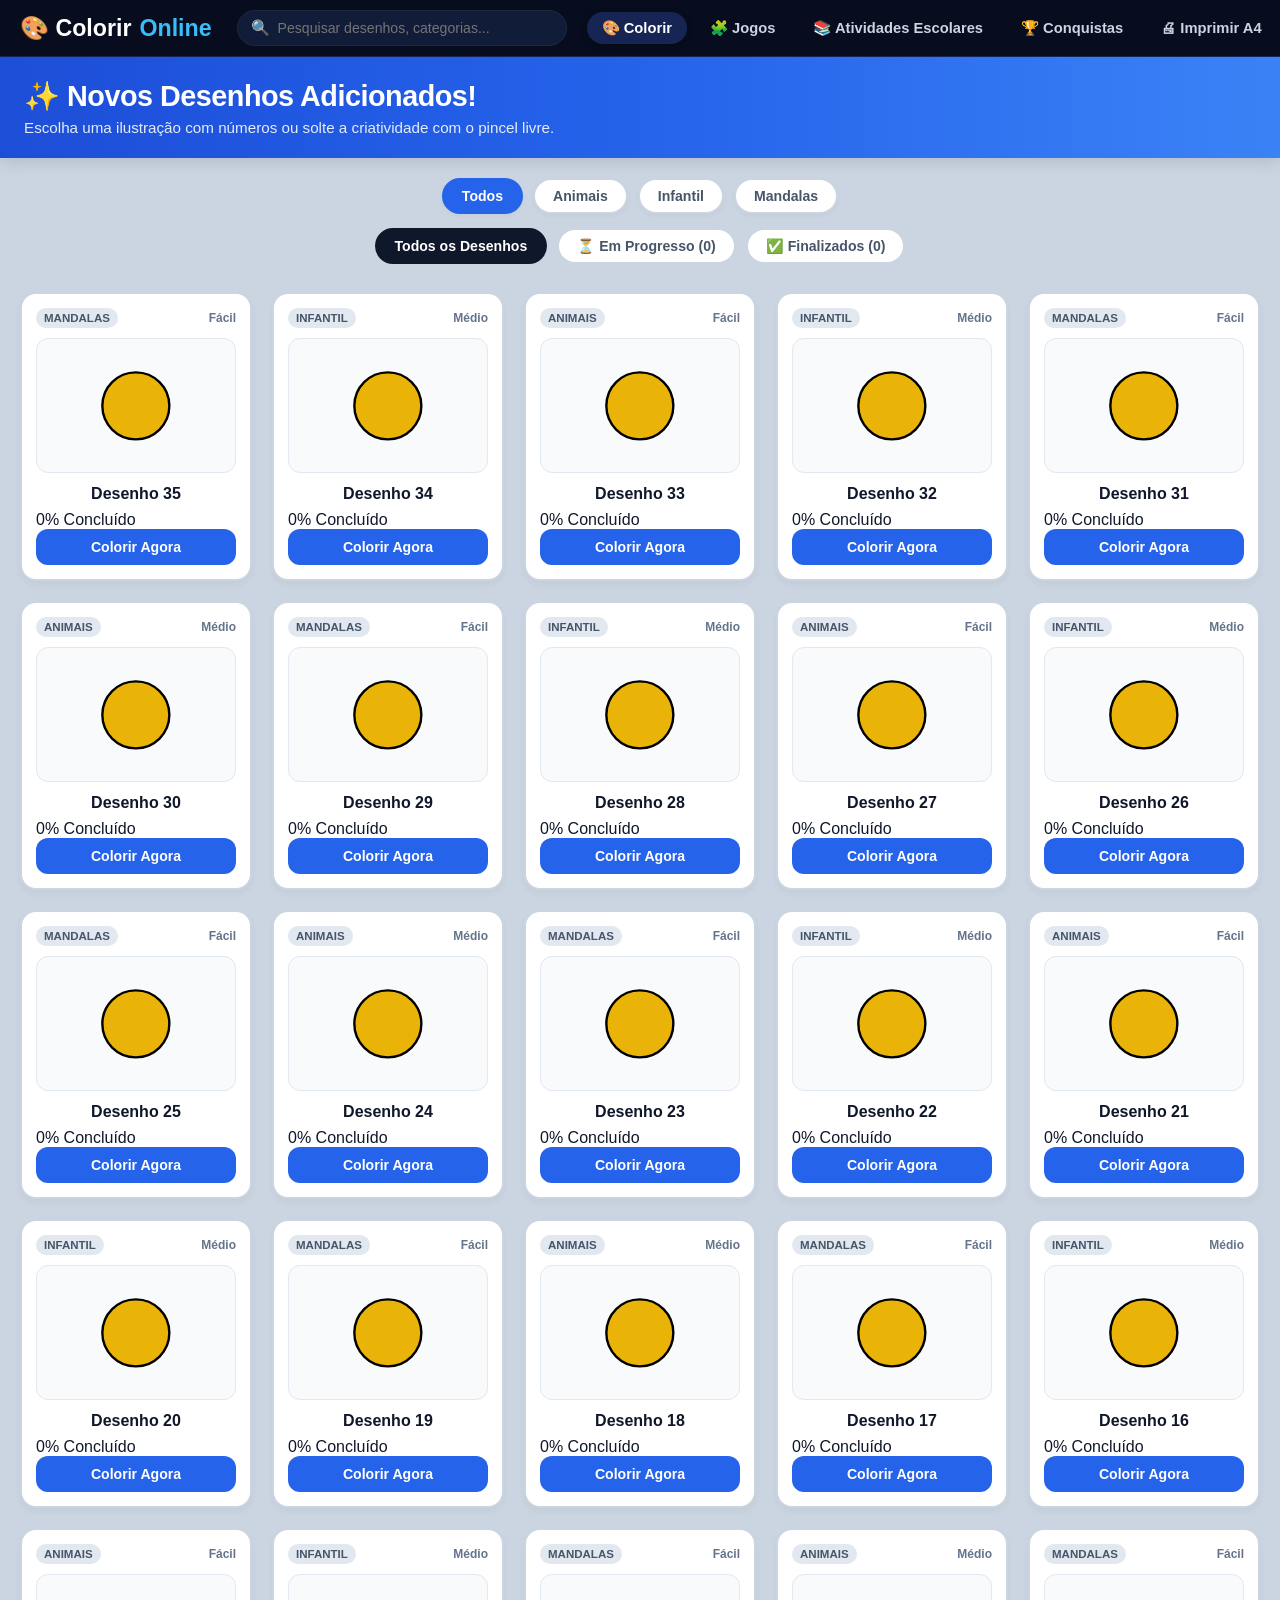
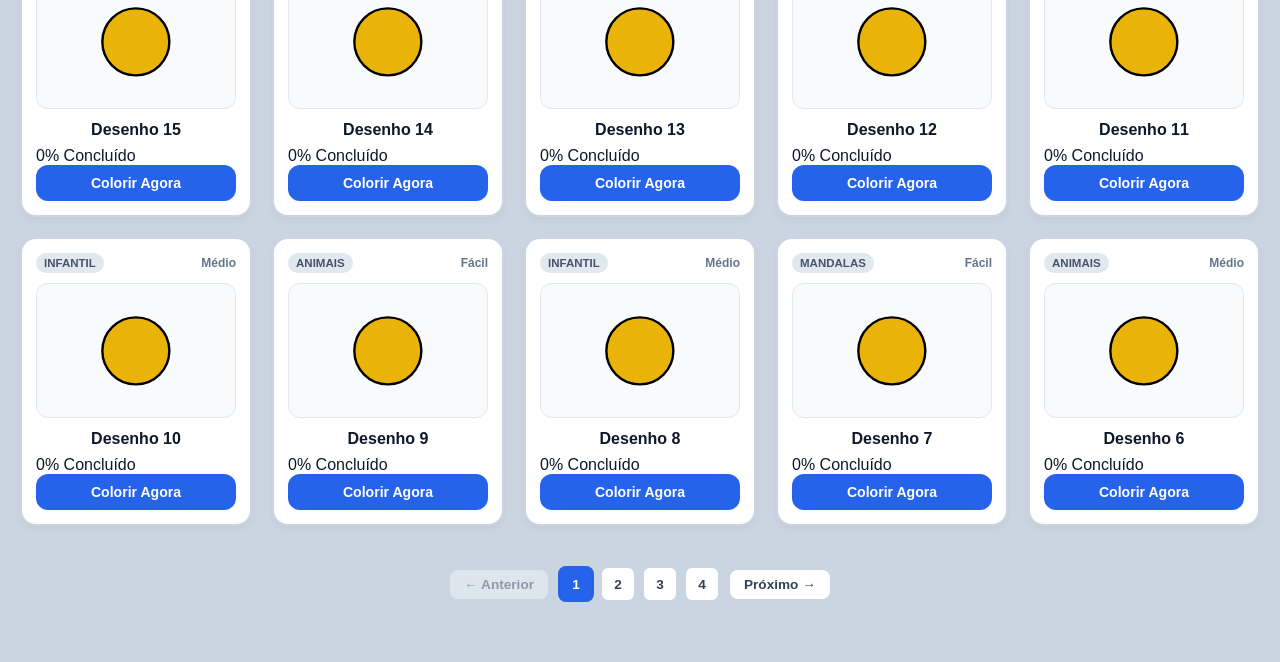
<file: index.html>
<!DOCTYPE html>
<html lang="pt-BR">
<head>
    <!-- ========================================================
       1. CABEÇALHO DO DOCUMENTO E METADADOS
       ======================================================== -->
    <meta charset="UTF-8">
    <meta name="viewport" content="width=device-width, initial-scale=1.0">
    <title>ColorirOnline - Desenhos para Colorir por Números</title>
    <link rel="stylesheet" href="css/style.css">
    <script src="js/database.js"></script>
</head>
<body>

   <!-- ========================================================
       2. CABEÇALHO PRINCIPAL E BARRA DE NAVEGAÇÃO
       ======================================================== -->
    <header class="cabecalho-principal">
        <div class="container-nav">
            <a href="index.html" class="logo">
                🎨 Colorir<span class="destaque">Online</span>
            </a>
            <div class="container-busca">
                <span class="icone-busca">🔍</span>
                <input type="text" id="campo-busca" placeholder="Pesquisar desenhos, categorias...">
            </div>
            <nav class="links-navegacao">
                <a href="index.html" class="link-nav ativo">🎨 Colorir</a>
                <a href="jogos.html" class="link-nav">🧩 Jogos</a>
                <a href="atividades.html" class="link-nav">📚 Atividades Escolares</a>
                <a href="conquistas.html" class="link-nav">🏆 Conquistas</a>
                <a href="imprimir.html" class="link-nav">🖨 Imprimir A4</a>
                <button id="btn-tema-global" class="btn-tema" style="background: transparent !important; border: none !important;">🌙</button>
            </nav>
        </div>
    </header>
    
<!-- ========================================================
       3. BANNER HERO DE BOAS-VINDAS (FAIXA AZUL TOTAL)
       ======================================================== -->
    <section class="banner-novidades" style="width: 100% !important; background: #2563eb !important; background: linear-gradient(90deg, #1d4ed8, #2563eb, #3b82f6) !important; padding: 22px 0 !important; margin: 0 0 20px 0 !important; display: block !important;">
        <div class="conteudo-banner" style="max-width: 1350px; margin: 0 auto; padding: 0 24px; text-align: left;">
            <h2 style="font-size: 1.8rem; font-weight: 800; color: #ffffff !important; margin-bottom: 4px; display: flex; align-items: center; gap: 8px;">
                ✨ Novos Desenhos Adicionados!
            </h2>
            <p style="font-size: 0.95rem; color: #f1f5f9 !important; margin: 0; opacity: 0.95;">
                Escolha uma ilustração com números ou solte a criatividade com o pincel livre.
            </p>
        </div>
    </section>

    <!-- ========================================================
       4. ATALHO: CONTINUAR PINTANDO (INJETADO SE HOUVER PROGRESSO)
       ======================================================== -->
    <div id="container-continuar"></div>

    <!-- ========================================================
       5. FILTROS POR CATEGORIA
       ======================================================== -->
    <section class="filtros-categoria">
        <button class="btn-categoria ativo" data-cat="todos">Todos</button>
        <button class="btn-categoria" data-cat="animais">Animais</button>
        <button class="btn-categoria" data-cat="infantil">Infantil</button>
        <button class="btn-categoria" data-cat="mandalas">Mandalas</button>
    </section>

    <!-- ========================================================
       6. ABAS DE STATUS DE CONCLUSÃO
       ======================================================== -->
    <section class="abas-status">
        <button class="btn-aba ativa" data-filtro="todos">Todos os Desenhos</button>
        <button class="btn-aba" data-filtro="progresso">⏳ Em Progresso (<span id="qtd-progresso">0</span>)</button>
        <button class="btn-aba" data-filtro="finalizados">✅ Finalizados (<span id="qtd-finalizados">0</span>)</button>
    </section>

    <!-- ========================================================
       7. GRELHA DE 5 COLUNAS (COM MINISVGS COLORIDOS)
       ======================================================== -->
    <main class="catalogo-desenhos" id="catalogo"></main>

    <!-- ========================================================
       8. BARRA DE PAGINAÇÃO (30 ITENS POR PÁGINA)
       ======================================================== -->
    <nav class="container-paginacao" id="container-paginacao">
        <button class="btn-pag" id="btn-pag-anterior" disabled>← Anterior</button>
        <div class="numeros-paginacao" id="numeros-paginacao"></div>
        <button class="btn-pag" id="btn-pag-proximo">Próximo →</button>
    </nav>

    <!-- ========================================================
       9. CARREGAMENTO DOS SCRIPTS
       ======================================================== -->
    <script src="js/catalogo.js?v=20"></script>
</body>
</html>
</file>
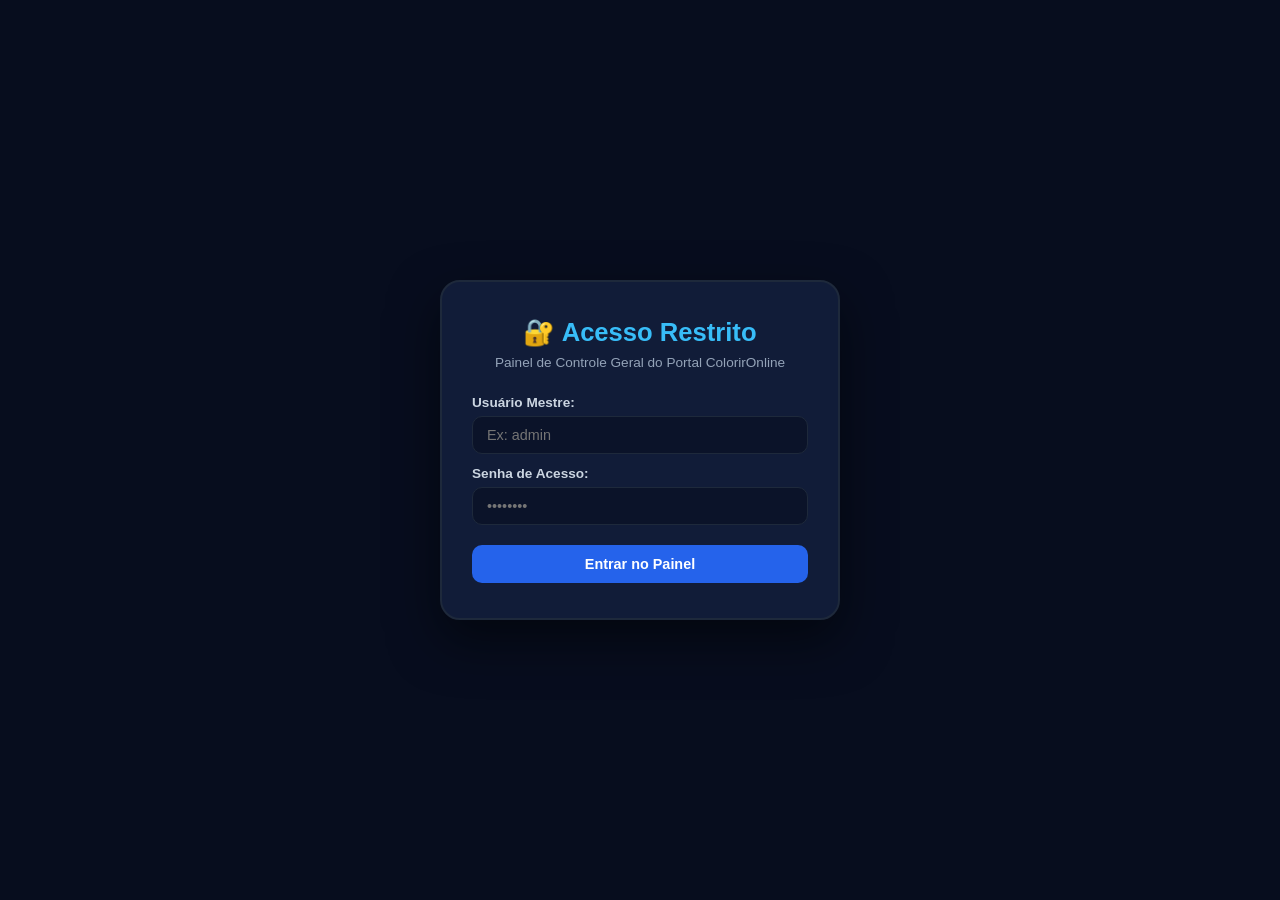
<file: admin.html>
<!DOCTYPE html>
<html lang="pt-BR">
<head>
    <!-- ========================================================
       BLOCO 1: METADADOS E ESTILOS GERAIS DO PAINEL
       ======================================================== -->
    <meta charset="UTF-8">
    <meta name="viewport" content="width=device-width, initial-scale=1.0">
    <title>Painel de Controle Central - ColorirOnline Enterprise</title>
    <style>
        * {
            margin: 0;
            padding: 0;
            box-sizing: border-box;
            font-family: 'Segoe UI', Tahoma, Geneva, Verdana, sans-serif;
        }

        body {
            background-color: #0b1329;
            color: #f8fafc;
            min-height: 100vh;
            display: flex;
        }

        /* TELA DE AUTENTICAÇÃO */
        #tela-login-admin {
            position: fixed;
            top: 0; left: 0;
            width: 100vw; height: 100vh;
            background: #070d1e;
            display: flex;
            align-items: center;
            justify-content: center;
            z-index: 9999;
        }

        .caixa-login {
            background: #111c38;
            border: 2px solid #1e293b;
            border-radius: 20px;
            padding: 35px 30px;
            width: 90%;
            max-width: 400px;
            box-shadow: 0 20px 50px rgba(0, 0, 0, 0.5);
            text-align: center;
        }

        .caixa-login h2 {
            font-size: 1.6rem;
            margin-bottom: 8px;
            color: #38bdf8;
        }

        .caixa-login p {
            font-size: 0.85rem;
            color: #94a3b8;
            margin-bottom: 25px;
        }

        /* ESTRUTURA GERAL */
        #painel-container {
            display: none;
            width: 100%;
            min-height: 100vh;
        }

        /* SIDEBAR FIXA */
        .sidebar {
            width: 280px;
            background-color: #070d1e;
            border-right: 1px solid #1e293b;
            display: flex;
            flex-direction: column;
            flex-shrink: 0;
            height: 100vh;
            position: sticky;
            top: 0;
        }

        .sidebar-logo {
            padding: 22px 20px;
            font-size: 1.3rem;
            font-weight: 900;
            color: #ffffff;
            border-bottom: 1px solid #1e293b;
            display: flex;
            align-items: center;
            gap: 8px;
        }

        .sidebar-logo span {
            color: #38bdf8;
        }

        .sidebar-menu {
            list-style: none;
            padding: 15px 10px;
            flex: 1;
            overflow-y: auto;
        }

        .sidebar-item {
            display: flex;
            align-items: center;
            gap: 12px;
            padding: 12px 16px;
            border-radius: 12px;
            color: #94a3b8;
            font-size: 0.92rem;
            font-weight: 700;
            cursor: pointer;
            transition: all 0.2s ease;
            margin-bottom: 4px;
        }

        .sidebar-item:hover {
            color: #f8fafc;
            background-color: rgba(255, 255, 255, 0.05);
        }

        .sidebar-item.ativo {
            background-color: #2563eb;
            color: #ffffff;
            box-shadow: 0 4px 12px rgba(37, 99, 235, 0.35);
        }

        .sidebar-footer {
            padding: 16px 20px;
            border-top: 1px solid #1e293b;
        }

        .btn-logout {
            width: 100%;
            padding: 10px;
            background-color: #dc2626;
            color: #ffffff;
            border: none;
            border-radius: 10px;
            font-weight: 800;
            font-size: 0.88rem;
            cursor: pointer;
            transition: opacity 0.2s;
        }

        /* CONTEÚDO PRINCIPAL */
        .conteudo-principal {
            flex: 1;
            padding: 30px;
            overflow-y: auto;
            background-color: #0b1329;
        }

        .secao-painel {
            display: none;
        }

        .secao-painel.ativa {
            display: block;
            animation: fadeIn 0.3s ease;
        }

        @keyframes fadeIn {
            from { opacity: 0; transform: translateY(6px); }
            to { opacity: 1; transform: translateY(0); }
        }

        .cabecalho-secao {
            margin-bottom: 25px;
            border-bottom: 1px solid #1e293b;
            padding-bottom: 15px;
            display: flex;
            justify-content: space-between;
            align-items: center;
            flex-wrap: wrap;
            gap: 12px;
        }

        .cabecalho-secao h1 {
            font-size: 1.6rem;
            color: #ffffff;
        }

        .cabecalho-secao p {
            font-size: 0.88rem;
            color: #94a3b8;
            margin-top: 4px;
        }

        /* CARDS DE MÉTRICAS */
        .grid-cards-metricas {
            display: grid;
            grid-template-columns: repeat(auto-fit, minmax(220px, 1fr));
            gap: 20px;
            margin-bottom: 30px;
        }

        .card-metrica {
            background-color: #111c38;
            border: 1px solid #1e293b;
            border-radius: 16px;
            padding: 20px;
            box-shadow: 0 4px 15px rgba(0, 0, 0, 0.2);
        }

        .card-metrica h4 {
            font-size: 0.82rem;
            color: #94a3b8;
            text-transform: uppercase;
            letter-spacing: 0.5px;
            margin-bottom: 8px;
        }

        .card-metrica .valor {
            font-size: 2rem;
            font-weight: 900;
            color: #38bdf8;
        }

        /* CAIXAS E FORMULÁRIOS */
        .painel-box {
            background-color: #111c38;
            border: 1px solid #1e293b;
            border-radius: 16px;
            padding: 24px;
            margin-bottom: 25px;
            box-shadow: 0 4px 15px rgba(0, 0, 0, 0.2);
        }

        .painel-box h3 {
            font-size: 1.15rem;
            color: #ffffff;
            margin-bottom: 18px;
            border-bottom: 1px dashed #1e293b;
            padding-bottom: 10px;
        }

        .form-grid {
            display: grid;
            grid-template-columns: repeat(auto-fit, minmax(260px, 1fr));
            gap: 16px;
            margin-bottom: 16px;
        }

        .form-grupo {
            display: flex;
            flex-direction: column;
            gap: 6px;
        }

        .form-grupo label {
            font-size: 0.85rem;
            font-weight: 700;
            color: #cbd5e1;
        }

        .input-admin {
            background-color: #0b1329;
            border: 1px solid #1e293b;
            border-radius: 10px;
            padding: 10px 14px;
            color: #f8fafc;
            font-size: 0.9rem;
            outline: none;
            transition: border-color 0.2s;
        }

        .input-admin:focus {
            border-color: #38bdf8;
        }

        .btn-salvar {
            background-color: #2563eb;
            color: #ffffff;
            border: none;
            padding: 11px 22px;
            border-radius: 10px;
            font-weight: 800;
            font-size: 0.9rem;
            cursor: pointer;
            transition: opacity 0.2s;
            display: inline-flex;
            align-items: center;
            gap: 8px;
        }

        .btn-salvar:hover {
            opacity: 0.9;
        }

        /* TABELAS */
        .tabela-container {
            width: 100%;
            overflow-x: auto;
        }

        table.tabela-admin {
            width: 100%;
            border-collapse: collapse;
            text-align: left;
            font-size: 0.88rem;
        }

        table.tabela-admin th {
            background-color: #0b1329;
            color: #94a3b8;
            padding: 12px 14px;
            font-weight: 800;
            border-bottom: 2px solid #1e293b;
        }

        table.tabela-admin td {
            padding: 12px 14px;
            border-bottom: 1px solid #1e293b;
            color: #cbd5e1;
        }

        table.tabela-admin tr:hover {
            background-color: rgba(255, 255, 255, 0.02);
        }

        .btn-acao-tabela {
            padding: 6px 12px;
            border-radius: 8px;
            font-weight: 700;
            font-size: 0.78rem;
            border: none;
            cursor: pointer;
            margin-right: 6px;
        }

        .btn-avaliar { background-color: #059669; color: #ffffff; }
        .btn-excluir { background-color: #dc2626; color: #ffffff; }

        /* TOGGLE SWITCH */
        .toggle-card {
            display: flex;
            align-items: center;
            justify-content: space-between;
            padding: 14px 18px;
            background-color: #0b1329;
            border: 1px solid #1e293b;
            border-radius: 12px;
            margin-bottom: 10px;
        }

        .switch {
            position: relative;
            display: inline-block;
            width: 50px;
            height: 26px;
        }

        .switch input {
            opacity: 0;
            width: 0;
            height: 0;
        }

        .slider {
            position: absolute;
            cursor: pointer;
            top: 0; left: 0; right: 0; bottom: 0;
            background-color: #334155;
            transition: .3s;
            border-radius: 34px;
        }

        .slider:before {
            position: absolute;
            content: "";
            height: 18px;
            width: 18px;
            left: 4px;
            bottom: 4px;
            background-color: white;
            transition: .3s;
            border-radius: 50%;
        }

        input:checked + .slider {
            background-color: #ef4444;
        }

        input:checked + .slider:before {
            transform: translateX(24px);
        }

        /* MODAL DE CORREÇÃO PEDAGÓGICA */
        .modal-correcao-fundo {
            display: none;
            position: fixed;
            top: 0; left: 0;
            width: 100vw; height: 100vh;
            background: rgba(0, 0, 0, 0.85);
            z-index: 10000;
            align-items: center;
            justify-content: center;
        }

        .caixa-modal-correcao {
            background: #111c38;
            border: 2px solid #1e293b;
            border-radius: 18px;
            padding: 24px;
            width: 90%;
            max-width: 550px;
            box-shadow: 0 20px 50px rgba(0, 0, 0, 0.6);
        }
    </style>
</head>
<body>

    <!-- ========================================================
       BLOCO 2: TELA DE LOGIN MESTRE DO ADMINISTRADOR
       ======================================================== -->
    <div id="tela-login-admin">
        <div class="caixa-login">
            <h2>🔐 Acesso Restrito</h2>
            <p>Painel de Controle Geral do Portal ColorirOnline</p>
            <div class="form-grupo" style="text-align: left; margin-bottom: 12px;">
                <label>Usuário Mestre:</label>
                <input type="text" id="login-usuario" class="input-admin" placeholder="Ex: admin">
            </div>
            <div class="form-grupo" style="text-align: left; margin-bottom: 20px;">
                <label>Senha de Acesso:</label>
                <input type="password" id="login-senha" class="input-admin" placeholder="••••••••">
            </div>
            <button onclick="autenticarAdmin()" class="btn-salvar" style="width: 100%; justify-content: center;">
                Entrar no Painel
            </button>
        </div>
    </div>

    <!-- ========================================================
       BLOCO 3: MENU LATERAL (SIDEBAR) E ESTRUTURA GERAL
       ======================================================== -->
    <div id="painel-container">

        <!-- SIDEBAR -->
        <aside class="sidebar">
            <div class="sidebar-logo">
                ⚙️ Painel<span>Colorir</span>
            </div>
            <ul class="sidebar-menu">
                <li class="sidebar-item ativo" onclick="trocarSecao('dashboard')">📊 Visão Geral</li>
                <li class="sidebar-item" onclick="trocarSecao('manutencao')">🛠️ Modo Manutenção</li>
                <li class="sidebar-item" onclick="trocarSecao('avisos')">📢 Avisos no Topo</li>
                <li class="sidebar-item" onclick="trocarSecao('desenhos')">🎨 Gestão de Desenhos</li>
                <li class="sidebar-item" onclick="trocarSecao('jogos')">🧩 Gestão de Jogos</li>
                <li class="sidebar-item" onclick="trocarSecao('atividades')">📚 Atividades Escolares</li>
                <li class="sidebar-item" onclick="trocarSecao('professores')">🎓 Sala de Correção & Notas</li>
                <li class="sidebar-item" onclick="trocarSecao('conquistas')">🏆 Conquistas & Troféus</li>
                <li class="sidebar-item" onclick="trocarSecao('imprimir')">🖨️ Cadernos A4</li>
                <li class="sidebar-item" onclick="trocarSecao('configuracoes')">⚙️ Segurança & Backup</li>
            </ul>
            <div class="sidebar-footer">
                <button onclick="fazerLogout()" class="btn-logout">Sair do Painel</button>
            </div>
        </aside>

        <!-- ÁREA DE CONTEÚDO PRINCIPAL -->
        <main class="conteudo-principal">

            <!-- ========================================================
               BLOCO 4: SEÇÃO DASHBOARD (MÉTRICAS)
               ======================================================== -->
            <section id="secao-dashboard" class="secao-painel ativa">
                <div class="cabecalho-secao">
                    <div>
                        <h1>📊 Visão Geral do Sistema</h1>
                        <p>Métricas, tarefas de alunos pendentes e controles operacionais em tempo real.</p>
                    </div>
                </div>

                <div class="grid-cards-metricas">
                    <div class="card-metrica">
                        <h4>Desenhos Cadastrados</h4>
                        <div class="valor" id="total-desenhos-dash">0</div>
                    </div>
                    <div class="card-metrica">
                        <h4>Jogos Ativos</h4>
                        <div class="valor" id="total-jogos-dash">0</div>
                    </div>
                    <div class="card-metrica">
                        <h4>Atividades Escolares</h4>
                        <div class="valor" id="total-atividades-dash">0</div>
                    </div>
                    <div class="card-metrica">
                        <h4>Tarefas Aguardando Nota</h4>
                        <div class="valor" id="total-pendentes-dash" style="color: #f59e0b;">0</div>
                    </div>
                </div>

                <div class="painel-box">
                    <h3>🚀 Ações Rápidas</h3>
                    <div style="display: flex; gap: 10px; flex-wrap: wrap;">
                        <button onclick="trocarSecao('professores')" class="btn-salvar" style="background-color: #059669;">
                            🎓 Corrigir Tarefas dos Alunos
                        </button>
                        <button onclick="trocarSecao('desenhos')" class="btn-salvar">
                            🎨 Cadastrar Novo Desenho
                        </button>
                        <button onclick="trocarSecao('manutencao')" class="btn-salvar" style="background-color: #475569;">
                            🛠️ Controlar Páginas Ativas
                        </button>
                    </div>
                </div>
            </section>

            <!-- ========================================================
               BLOCO 5: SEÇÃO MODO MANUTENÇÃO (KILL SWITCH MODULAR)
               ======================================================== -->
            <section id="secao-manutencao" class="secao-painel">
                <div class="cabecalho-secao">
                    <div>
                        <h1>🛠️ Central de Manutenção e Bloqueio de Páginas</h1>
                        <p>Ative a manutenção de páginas individuais ou de todo o portal de uma só vez.</p>
                    </div>
                </div>

                <div class="painel-box">
                    <h3>Bloqueio Geral / Mestre</h3>
                    <div class="toggle-card" style="border: 2px solid #ef4444;">
                        <div>
                            <strong style="color: #ef4444; font-size: 1.05rem;">🔴 Manutenção Geral do Portal (Bloquear Tudo)</strong>
                            <p style="font-size: 0.8rem; color: #94a3b8;">Impede o acesso a todas as páginas do site para manutenção pesada.</p>
                        </div>
                        <label class="switch">
                            <input type="checkbox" id="manut-geral" onchange="salvarStatusManutencao()">
                            <span class="slider"></span>
                        </label>
                    </div>
                </div>

                <div class="painel-box">
                    <h3>Bloqueio por Página Individual</h3>

                    <div class="toggle-card">
                        <div>
                            <strong>🎨 Página de Colorir (`index.html`)</strong>
                            <p style="font-size: 0.78rem; color: #94a3b8;">Desativa o catálogo e o motor de pintura.</p>
                        </div>
                        <label class="switch">
                            <input type="checkbox" id="manut-colorir" onchange="salvarStatusManutencao()">
                            <span class="slider"></span>
                        </label>
                    </div>

                    <div class="toggle-card">
                        <div>
                            <strong>🧩 Página de Jogos (`jogos.html`)</strong>
                            <p style="font-size: 0.78rem; color: #94a3b8;">Desativa Caça-Palavras e Jogo da Memória.</p>
                        </div>
                        <label class="switch">
                            <input type="checkbox" id="manut-jogos" onchange="salvarStatusManutencao()">
                            <span class="slider"></span>
                        </label>
                    </div>

                    <div class="toggle-card">
                        <div>
                            <strong>📚 Atividades Escolares (`atividades.html`)</strong>
                            <p style="font-size: 0.78rem; color: #94a3b8;">Pausa o envio de lições e consulta de notas.</p>
                        </div>
                        <label class="switch">
                            <input type="checkbox" id="manut-atividades" onchange="salvarStatusManutencao()">
                            <span class="slider"></span>
                        </label>
                    </div>

                    <div class="toggle-card">
                        <div>
                            <strong>🏆 Salão de Conquistas (`conquistas.html`)</strong>
                            <p style="font-size: 0.78rem; color: #94a3b8;">Oculta a visualização dos troféus.</p>
                        </div>
                        <label class="switch">
                            <input type="checkbox" id="manut-conquistas" onchange="salvarStatusManutencao()">
                            <span class="slider"></span>
                        </label>
                    </div>

                    <div class="toggle-card">
                        <div>
                            <strong>🖨️ Central de Impressão A4 (`imprimir.html`)</strong>
                            <p style="font-size: 0.78rem; color: #94a3b8;">Pausa o gerador de folhas A4.</p>
                        </div>
                        <label class="switch">
                            <input type="checkbox" id="manut-imprimir" onchange="salvarStatusManutencao()">
                            <span class="slider"></span>
                        </label>
                    </div>
                </div>

                <div class="painel-box">
                    <h3>Mensagem Exibida ao Visitante</h3>
                    <div class="form-grupo">
                        <label>Texto da Tela de Bloqueio:</label>
                        <input type="text" id="texto-aviso-manutencao" class="input-admin" value="Estamos atualizando esta área com novidades incríveis! Voltamos em breve.">
                    </div>
                    <button onclick="salvarStatusManutencao()" class="btn-salvar" style="margin-top: 14px;">
                        Salvar e Aplicar Manutenção Imediatamente
                    </button>
                </div>
            </section>

            <!-- ========================================================
               BLOCO 6: SEÇÃO AVISOS NO TOPO (BARRA GLOBAL)
               ======================================================== -->
            <section id="secao-avisos" class="secao-painel">
                <div class="cabecalho-secao">
                    <div>
                        <h1>📢 Gerenciador de Avisos Globais do Topo</h1>
                        <p>Mostre comunicados importantes para todos os visitantes acima da barra de navegação.</p>
                    </div>
                </div>

                <div class="painel-box">
                    <h3>Configurar Faixa de Alerta</h3>
                    <div class="toggle-card" style="margin-bottom: 20px;">
                        <div>
                            <strong>Exibir Barra de Aviso em Todas as Páginas</strong>
                            <p style="font-size: 0.78rem; color: #94a3b8;">Ativa ou esconde a faixa no topo.</p>
                        </div>
                        <label class="switch">
                            <input type="checkbox" id="aviso-ativo" onchange="salvarConfigAvisos()">
                            <span class="slider"></span>
                        </label>
                    </div>

                    <div class="form-grid">
                        <div class="form-grupo">
                            <label>Tipo de Alerta / Cor:</label>
                            <select id="aviso-tipo" class="input-admin">
                                <option value="info">🔵 Novidade / Informativo (Azul)</option>
                                <option value="alerta">🟡 Aviso Pedagógico (Amarelo)</option>
                                <option value="urgente">🔴 Alerta Importante (Vermelho)</option>
                            </select>
                        </div>
                        <div class="form-grupo">
                            <label>Texto da Notificação:</label>
                            <input type="text" id="aviso-texto" class="input-admin" placeholder="Ex: Notas do 2º bimestre lançadas no sistema!">
                        </div>
                    </div>
                    <button onclick="salvarConfigAvisos()" class="btn-salvar">
                        Salvar e Publicar Notificação
                    </button>
                </div>
            </section>

            <!-- ========================================================
               BLOCO 7: SEÇÃO GESTÃO DE DESENHOS (COM UPLOAD, LINK E SVG)
               ======================================================== -->
            <section id="secao-desenhos" class="secao-painel">
                <div class="cabecalho-secao">
                    <div>
                        <h1>🎨 Cadastro e Moderação de Desenhos</h1>
                        <p>Adicione novas ilustrações por arquivo local, link da internet ou código SVG.</p>
                    </div>
                </div>

                <div class="painel-box">
                    <h3>Cadastrar Novo Desenho</h3>
                    <div class="form-grid">
                        <div class="form-grupo">
                            <label>Nome do Desenho:</label>
                            <input type="text" id="desenho-titulo" class="input-admin" placeholder="Ex: Leão da Savana">
                        </div>
                        <div class="form-grupo">
                            <label>Categoria:</label>
                            <select id="desenho-categoria" class="input-admin">
                                <option value="animais">Animais</option>
                                <option value="infantil">Infantil</option>
                                <option value="mandalas">Mandalas</option>
                            </select>
                        </div>
                        <div class="form-grupo">
                            <label>Nível de Complexidade:</label>
                            <select id="desenho-complexidade" class="input-admin">
                                <option value="Fácil">Fácil</option>
                                <option value="Médio">Médio</option>
                                <option value="Difícil">Difícil</option>
                            </select>
                        </div>
                        <div class="form-grupo">
                            <label>Forma de Envio da Imagem:</label>
                            <select id="desenho-tipo-envio" class="input-admin" onchange="alternarCamposEnvio()">
                                <option value="upload">📁 Upload do Computador / Celular</option>
                                <option value="url">🔗 Link Direto da Imagem (URL da Web)</option>
                                <option value="svg">📐 Código Vetorial SVG</option>
                            </select>
                        </div>
                    </div>

                    <!-- CAMPO 1: UPLOAD DE ARQUIVO -->
                    <div class="form-grupo" id="box-envio-upload" style="margin-bottom: 16px;">
                        <label>Selecione a Imagem (PNG, JPG, SVG, WebP):</label>
                        <input type="file" id="desenho-arquivo" class="input-admin" accept="image/*" onchange="processarUploadArquivo(event)">
                    </div>

                    <!-- CAMPO 2: LINK DA WEB -->
                    <div class="form-grupo" id="box-envio-url" style="margin-bottom: 16px; display: none;">
                        <label>Cole a URL Direta da Imagem:</label>
                        <input type="url" id="desenho-url" class="input-admin" placeholder="https://exemplo.com/desenho.png" oninput="atualizarPreviewUrl()">
                    </div>

                    <!-- CAMPO 3: CÓDIGO SVG -->
                    <div class="form-grupo" id="box-envio-svg" style="margin-bottom: 16px; display: none;">
                        <label>Código Vetorial SVG:</label>
                        <textarea id="desenho-svg" class="input-admin" rows="3" placeholder='<circle cx="50" cy="50" r="30" fill="#ef4444"/>' oninput="atualizarPreviewSvg()"></textarea>
                    </div>

                    <!-- PRÉ-VISUALIZAÇÃO EM TEMPO REAL -->
                    <div style="margin-bottom: 18px; background: #0b1329; border: 1px dashed #38bdf8; border-radius: 12px; padding: 12px; display: flex; align-items: center; gap: 15px;">
                        <div id="preview-desenho-box" style="width: 80px; height: 80px; background: #ffffff; border-radius: 8px; display: flex; align-items: center; justify-content: center; overflow: hidden; border: 1px solid #1e293b;">
                            <span style="font-size: 0.75rem; color: #94a3b8;">Sem Preview</span>
                        </div>
                        <div>
                            <strong style="color: #38bdf8; font-size: 0.9rem;">Pré-visualização Instantânea</strong>
                            <p style="font-size: 0.78rem; color: #94a3b8; margin: 0;">Aparecerá exatamente como a imagem ficará no catálogo público.</p>
                        </div>
                    </div>

                    <button onclick="cadastrarDesenho()" class="btn-salvar">
                        💾 Publicar Desenho no Catálogo
                    </button>
                </div>

                <div class="painel-box">
                    <h3>Desenhos Ativos no Catálogo</h3>
                    <div class="tabela-container">
                        <table class="tabela-admin">
                            <thead>
                                <tr>
                                    <th>ID</th>
                                    <th>Título</th>
                                    <th>Categoria</th>
                                    <th>Complexidade</th>
                                    <th>Ações</th>
                                </tr>
                            </thead>
                            <tbody id="lista-desenhos-tabela"></tbody>
                        </table>
                    </div>
                </div>
            </section>
            
            <!-- ========================================================
               BLOCO 8: SEÇÃO GESTÃO DE JOGOS
               ======================================================== -->
            <section id="secao-jogos" class="secao-painel">
                <div class="cabecalho-secao">
                    <div>
                        <h1>🧩 Gestão de Jogos Interativos</h1>
                        <p>Crie novos desafios para as crianças e adultos exercitarem a mente.</p>
                    </div>
                </div>

                <div class="painel-box">
                    <h3>Cadastrar Novo Jogo</h3>
                    <div class="form-grid">
                        <div class="form-grupo">
                            <label>Título do Jogo:</label>
                            <input type="text" id="jogo-titulo" class="input-admin" placeholder="Ex: Caça-Palavras: Cores">
                        </div>
                        <div class="form-grupo">
                            <label>Tipo de Jogo:</label>
                            <select id="jogo-tipo" class="input-admin">
                                <option value="caca-palavras">🔤 Caça-Palavras</option>
                                <option value="memoria">🧠 Jogo da Memória</option>
                            </select>
                        </div>
                        <div class="form-grupo">
                            <label>Público Alvo:</label>
                            <select id="jogo-publico" class="input-admin">
                                <option value="infantil">Infantil (Fácil)</option>
                                <option value="adultos">Adultos & Terceira Idade</option>
                            </select>
                        </div>
                        <div class="form-grupo">
                            <label>Ícone Representativo (Emoji):</label>
                            <input type="text" id="jogo-icone" class="input-admin" value="🎮">
                        </div>
                    </div>
                    <button onclick="cadastrarJogo()" class="btn-salvar">
                        💾 Salvar e Ativar Jogo
                    </button>
                </div>

                <div class="painel-box">
                    <h3>Jogos Ativos</h3>
                    <div class="tabela-container">
                        <table class="tabela-admin">
                            <thead>
                                <tr>
                                    <th>Título</th>
                                    <th>Modalidade</th>
                                    <th>Público</th>
                                    <th>Ações</th>
                                </tr>
                            </thead>
                            <tbody id="lista-jogos-tabela"></tbody>
                        </table>
                    </div>
                </div>
            </section>

            <!-- ========================================================
               BLOCO 9: SEÇÃO ATIVIDADES ESCOLARES
               ======================================================== -->
            <section id="secao-atividades" class="secao-painel">
                <div class="cabecalho-secao">
                    <div>
                        <h1>📚 Gestão de Atividades Escolares</h1>
                        <p>Cadastre lições pedagógicas organizadas por série e disciplina.</p>
                    </div>
                </div>

                <div class="painel-box">
                    <h3>Cadastrar Nova Atividade Escolar</h3>
                    <div class="form-grid">
                        <div class="form-grupo">
                            <label>Título da Atividade:</label>
                            <input type="text" id="ativ-titulo" class="input-admin" placeholder="Ex: Contas de Multiplicação">
                        </div>
                        <div class="form-grupo">
                            <label>Série / Ano:</label>
                            <select id="ativ-serie" class="input-admin">
                                <option value="infantil">Educação Infantil (3-5 anos)</option>
                                <option value="1ano">1º Ano (6-7 anos)</option>
                                <option value="2ano">2º Ano (7-8 anos)</option>
                                <option value="3ano">3º Ano (8-9 anos)</option>
                                <option value="4e5ano">4º e 5º Ano (9-11 anos)</option>
                            </select>
                        </div>
                        <div class="form-grupo">
                            <label>Disciplina:</label>
                            <select id="ativ-materia" class="input-admin">
                                <option value="portugues">📖 Língua Portuguesa</option>
                                <option value="matematica">🔢 Matemática</option>
                                <option value="ciencias">🌱 Ciências Naturais</option>
                            </select>
                        </div>
                        <div class="form-grupo">
                            <label>Ícone (Emoji):</label>
                            <input type="text" id="ativ-icone" class="input-admin" value="📝">
                        </div>
                    </div>

                    <div class="form-grupo" style="margin-bottom: 16px;">
                        <label>Enunciado da Pergunta:</label>
                        <textarea id="ativ-enunciado" class="input-admin" rows="3" placeholder="Escreva a questão a ser respondida pelo aluno..."></textarea>
                    </div>

                    <button onclick="cadastrarAtividade()" class="btn-salvar">
                        💾 Publicar Lição no Portal
                    </button>
                </div>

                <div class="painel-box">
                    <h3>Lições Cadastradas</h3>
                    <div class="tabela-container">
                        <table class="tabela-admin">
                            <thead>
                                <tr>
                                    <th>Título</th>
                                    <th>Série</th>
                                    <th>Disciplina</th>
                                    <th>Ações</th>
                                </tr>
                            </thead>
                            <tbody id="lista-atividades-tabela"></tbody>
                        </table>
                    </div>
                </div>
            </section>

            <!-- ========================================================
               BLOCO 10: SEÇÃO SALA DOS PROFESSORES (CORREÇÃO DE NOTAS)
               ======================================================== -->
            <section id="secao-professores" class="secao-painel">
                <div class="cabecalho-secao">
                    <div>
                        <h1>🎓 Sala de Correção & Avaliação dos Alunos</h1>
                        <p>Corrija as lições, lance notas de 0 a 10 e envie comentários aos alunos.</p>
                    </div>
                    <button onclick="imprimirBoletimTurma()" class="btn-salvar" style="background-color: #0f172a;">
                        🖨️ Imprimir Diário / Relatório de Notas
                    </button>
                </div>

                <div class="painel-box">
                    <h3>Fila de Tarefas Enviadas pelos Alunos</h3>
                    <div class="tabela-container">
                        <table class="tabela-admin">
                            <thead>
                                <tr>
                                    <th>Aluno</th>
                                    <th>Turma</th>
                                    <th>Atividade</th>
                                    <th>Data de Envio</th>
                                    <th>Status</th>
                                    <th>Nota</th>
                                    <th>Ações</th>
                                </tr>
                            </thead>
                            <tbody id="lista-correcao-tabela"></tbody>
                        </table>
                    </div>
                </div>
            </section>

            <!-- ========================================================
               BLOCO 11: SEÇÃO CONQUISTAS E MEDALHAS
               ======================================================== -->
            <section id="secao-conquistas" class="secao-painel">
                <div class="cabecalho-secao">
                    <div>
                        <h1>🏆 Conquistas e Medalhas Gamificadas</h1>
                        <p>Gerencie as medalhas desbloqueáveis do portal.</p>
                    </div>
                </div>

                <div class="painel-box">
                    <h3>Cadastrar Novo Troféu</h3>
                    <div class="form-grid">
                        <div class="form-grupo">
                            <label>Nome do Troféu:</label>
                            <input type="text" id="trofeu-nome" class="input-admin" placeholder="Ex: Gênio da Tabuada">
                        </div>
                        <div class="form-grupo">
                            <label>Emoji / Ícone:</label>
                            <input type="text" id="trofeu-icone" class="input-admin" value="⭐">
                        </div>
                    </div>
                    <div class="form-grupo" style="margin-bottom: 15px;">
                        <label>Critério de Desbloqueio:</label>
                        <input type="text" id="trofeu-desc" class="input-admin" placeholder="Ex: Obter nota 10 em 3 exercícios de matemática.">
                    </div>
                    <button onclick="cadastrarTrofeu()" class="btn-salvar">
                        💾 Salvar Nova Conquista
                    </button>
                </div>
            </section>

            <!-- ========================================================
               BLOCO 12: SEÇÃO CADERNOS PARA IMPRESSÃO A4
               ======================================================== -->
            <section id="secao-imprimir" class="secao-painel">
                <div class="cabecalho-secao">
                    <div>
                        <h1>🖨️ Cadernos A4 de Impressão Escolar</h1>
                        <p>Controle as coleções temáticas prontas para download e impressão em papel sulfite.</p>
                    </div>
                </div>

                <div class="painel-box">
                    <h3>Cadastrar Nova Coleção A4</h3>
                    <div class="form-grid">
                        <div class="form-grupo">
                            <label>Nome do Caderno:</label>
                            <input type="text" id="caderno-nome" class="input-admin" placeholder="Ex: Treino de Coordenação e Formas">
                        </div>
                        <div class="form-grupo">
                            <label>Emoji de Capa:</label>
                            <input type="text" id="caderno-icone" class="input-admin" value="📐">
                        </div>
                    </div>
                    <div class="form-grupo" style="margin-bottom: 15px;">
                        <label>Descrição do Conteúdo:</label>
                        <input type="text" id="caderno-desc" class="input-admin" placeholder="Ex: Linhas pontilhadas e formas geométricas para colorir.">
                    </div>
                    <button onclick="cadastrarCaderno()" class="btn-salvar">
                        💾 Publicar Caderno A4
                    </button>
                </div>
            </section>

            <!-- ========================================================
               BLOCO 13: SEÇÃO CONFIGURAÇÕES, SEGURANÇA E BACKUP
               ======================================================== -->
            <section id="secao-configuracoes" class="secao-painel">
                <div class="cabecalho-secao">
                    <div>
                        <h1>⚙️ Segurança Mestre & Cofre de Dados</h1>
                        <p>Altere suas credenciais e faça o download do backup completo do portal.</p>
                    </div>
                </div>

                <div class="painel-box">
                    <h3>Alterar Usuário e Senha de Acesso</h3>
                    <div class="form-grid">
                        <div class="form-grupo">
                            <label>Novo Usuário:</label>
                            <input type="text" id="novo-admin-usuario" class="input-admin" placeholder="admin">
                        </div>
                        <div class="form-grupo">
                            <label>Nova Senha:</label>
                            <input type="password" id="novo-admin-senha" class="input-admin" placeholder="••••••••">
                        </div>
                    </div>
                    <button onclick="alterarCredenciais()" class="btn-salvar">
                        Atualizar Credenciais
                    </button>
                </div>

                <div class="painel-box">
                    <h3>Backup & Restauração Completa</h3>
                    <p style="font-size: 0.88rem; color: #94a3b8; margin-bottom: 15px;">
                        Exporte um arquivo `.json` com todos os desenhos, jogos, lições e notas de alunos para guardar com segurança no seu computador.
                    </p>
                    <div style="display: flex; gap: 10px; flex-wrap: wrap;">
                        <button onclick="baixarBackup()" class="btn-salvar" style="background-color: #059669;">
                            📥 Fazer Download do Backup (JSON)
                        </button>
                        <label class="btn-salvar" style="background-color: #475569; cursor: pointer;">
                            📤 Restaurar Backup de Arquivo
                            <input type="file" id="input-restaurar" onchange="restaurarBackup(event)" style="display: none;" accept=".json">
                        </label>
                    </div>
                </div>
            </section>

        </main>
    </div>

    <!-- ========================================================
       BLOCO 14: MODAL DE AVALIAÇÃO E LANÇAMENTO DE NOTAS
       ======================================================== -->
    <div id="modal-correcao" class="modal-correcao-fundo">
        <div class="caixa-modal-correcao">
            <h3 style="color: #38bdf8; margin-bottom: 8px;">🎓 Avaliação do Aluno</h3>
            <div style="background: #0b1329; border: 1px solid #1e293b; padding: 12px; border-radius: 10px; margin-bottom: 12px; font-size: 0.85rem;">
                <p><strong>Aluno:</strong> <span id="modal-correc-aluno"></span></p>
                <p><strong>Atividade:</strong> <span id="modal-correc-atividade"></span></p>
                <p style="margin-top: 6px; color: #94a3b8;"><strong>Enunciado:</strong> <span id="modal-correc-enunciado"></span></p>
            </div>

            <div style="background: #0b1329; border: 1px dashed #38bdf8; padding: 12px; border-radius: 10px; margin-bottom: 15px;">
                <label style="font-size: 0.75rem; color: #38bdf8; font-weight: bold; text-transform: uppercase;">Resposta Digitada pelo Aluno:</label>
                <p id="modal-correc-resposta" style="font-size: 0.95rem; color: #ffffff; margin-top: 4px;"></p>
            </div>

            <div class="form-grid" style="margin-bottom: 10px;">
                <div class="form-grupo">
                    <label>Nota Atribuída (0 a 10):</label>
                    <input type="number" id="modal-correc-nota" class="input-admin" min="0" max="10" step="0.5" value="10">
                </div>
            </div>

            <div class="form-grupo" style="margin-bottom: 15px;">
                <label>Recado / Feedback Pedagógico:</label>
                <input type="text" id="modal-correc-feedback" class="input-admin" placeholder="Ex: Excelente trabalho! Parabéns!">
            </div>

            <div style="margin-bottom: 15px;">
                <label style="font-size: 0.75rem; color: #94a3b8;">Comentários Rápidos (1 clique):</label>
                <div style="display: flex; gap: 6px; flex-wrap: wrap; margin-top: 5px;">
                    <button type="button" onclick="aplicarFeedbackRapido('🌟 Excelente! Acertou tudo com capricho!')" class="btn-acao-tabela" style="background: #1e293b; color: #f8fafc;">🌟 Excelente!</button>
                    <button type="button" onclick="aplicarFeedbackRapido('👏 Muito bem! Revise apenas pequenos detalhes na aula.')" class="btn-acao-tabela" style="background: #1e293b; color: #f8fafc;">👏 Muito bem!</button>
                    <button type="button" onclick="aplicarFeedbackRapido('💪 Bom esforço! Continue praticando os exercícios.')" class="btn-acao-tabela" style="background: #1e293b; color: #f8fafc;">💪 Bom esforço!</button>
                </div>
            </div>

            <div style="display: flex; gap: 10px;">
                <button onclick="salvarNotaProfessor()" class="btn-salvar" style="background-color: #059669; flex: 2; justify-content: center;">
                    Salvar Nota e Publicar
                </button>
                <button onclick="fecharModalCorrecao()" class="btn-salvar" style="background-color: #334155; flex: 1; justify-content: center;">
                    Cancelar
                </button>
            </div>
        </div>
    </div>

    <!-- ========================================================
       BLOCO 15: MOTOR DE CONTROLE, LÓGICA E BANCO DO PAINEL
       ======================================================== -->
    <script>
        let submissaoEmCorrecaoId = null;
        let imagemCarregadaBase64 = "";

        /* 15.1 - AUTENTICAÇÃO E SESSÃO */
        function autenticarAdmin() {
            const u = document.getElementById("login-usuario").value.trim();
            const s = document.getElementById("login-senha").value.trim();

            const usuarioSalvo = localStorage.getItem("admin_auth_user") || "admin";
            const senhaSalva = localStorage.getItem("admin_auth_pass") || "admin123";

            if (u === usuarioSalvo && s === senhaSalva) {
                sessionStorage.setItem("admin_logado", "true");
                document.getElementById("tela-login-admin").style.display = "none";
                document.getElementById("painel-container").style.display = "flex";
                carregarTudo();
            } else {
                alert("Usuário ou senha incorretos!");
            }
        }

        function fazerLogout() {
            sessionStorage.removeItem("admin_logado");
            window.location.reload();
        }

        window.addEventListener("DOMContentLoaded", () => {
            if (sessionStorage.getItem("admin_logado") === "true") {
                document.getElementById("tela-login-admin").style.display = "none";
                document.getElementById("painel-container").style.display = "flex";
                carregarTudo();
            }
        });

        /* 15.2 - NAVEGAÇÃO ENTRE ABAS DO PAINEL */
        function trocarSecao(secaoId) {
            document.querySelectorAll(".sidebar-item").forEach(item => item.classList.remove("ativo"));
            document.querySelectorAll(".secao-painel").forEach(sec => sec.classList.remove("ativa"));

            const elemento = document.getElementById(`secao-${secaoId}`);
            if (elemento) elemento.classList.add("ativa");
            event.currentTarget.classList.add("ativo");
        }

        /* 15.3 - CARREGAMENTO DE DADOS E MÉTRICAS */
        function carregarTudo() {
            atualizarMetricas();
            carregarTabelaDesenhos();
            carregarTabelaJogos();
            carregarTabelaAtividades();
            carregarTabelaCorrecao();
            carregarStatusManutencao();
            carregarConfigAvisos();
        }

        function atualizarMetricas() {
            const desenhos = JSON.parse(localStorage.getItem("db_desenhos") || "[]");
            const jogos = JSON.parse(localStorage.getItem("db_jogos") || "[]");
            const atividades = JSON.parse(localStorage.getItem("db_atividades") || "[]");
            const submissoes = JSON.parse(localStorage.getItem("admin_submissoes_atividades") || "[]");

            document.getElementById("total-desenhos-dash").innerText = desenhos.length;
            document.getElementById("total-jogos-dash").innerText = jogos.length;
            document.getElementById("total-atividades-dash").innerText = atividades.length;

            const pendentes = submissoes.filter(s => s.status !== "Corrigido").length;
            document.getElementById("total-pendentes-dash").innerText = pendentes;
        }

        /* 15.4 - MANUTENÇÃO MODULAR */
        function salvarStatusManutencao() {
            const status = {
                geral: document.getElementById("manut-geral").checked,
                colorir: document.getElementById("manut-colorir").checked,
                jogos: document.getElementById("manut-jogos").checked,
                atividades: document.getElementById("manut-atividades").checked,
                conquistas: document.getElementById("manut-conquistas").checked,
                imprimir: document.getElementById("manut-imprimir").checked,
                textoAviso: document.getElementById("texto-aviso-manutencao").value.trim()
            };
            localStorage.setItem("sistema_manutencao", JSON.stringify(status));
            alert("Status de manutenção salvo e sincronizado com o site!");
        }

        function carregarStatusManutencao() {
            const status = JSON.parse(localStorage.getItem("sistema_manutencao") || "{}");
            if (status.geral) document.getElementById("manut-geral").checked = true;
            if (status.colorir) document.getElementById("manut-colorir").checked = true;
            if (status.jogos) document.getElementById("manut-jogos").checked = true;
            if (status.atividades) document.getElementById("manut-atividades").checked = true;
            if (status.conquistas) document.getElementById("manut-conquistas").checked = true;
            if (status.imprimir) document.getElementById("manut-imprimir").checked = true;
            if (status.textoAviso) document.getElementById("texto-aviso-manutencao").value = status.textoAviso;
        }

        /* 15.5 - AVISOS DO TOPO */
        function salvarConfigAvisos() {
            const config = {
                ativo: document.getElementById("aviso-ativo").checked,
                tipo: document.getElementById("aviso-tipo").value,
                texto: document.getElementById("aviso-texto").value.trim()
            };
            localStorage.setItem("sistema_aviso_topo", JSON.stringify(config));
            alert("Aviso do topo salvo e sincronizado em todas as páginas públicas!");
        }

        function carregarConfigAvisos() {
            const config = JSON.parse(localStorage.getItem("sistema_aviso_topo") || "{}");
            if (config.ativo) document.getElementById("aviso-ativo").checked = true;
            if (config.tipo) document.getElementById("aviso-tipo").value = config.tipo;
            if (config.texto) document.getElementById("aviso-texto").value = config.texto;
        }

       /* ========================================================
           BLOCO 15.6: CADASTRO COM SINCRONIZAÇÃO TOTAL PARA PINTURA
           ======================================================== */
        function cadastrarDesenho() {
            const titulo = document.getElementById("desenho-titulo").value.trim();
            const categoria = document.getElementById("desenho-categoria").value;
            const complexidade = document.getElementById("desenho-complexidade").value;
            const tipoEnvio = document.getElementById("desenho-tipo-envio").value;

            let conteudoImagem = null;
            let conteudoSvg = null;

            if (tipoEnvio === "upload") {
                if (!imagemCarregadaBase64) { alert("Selecione um arquivo de imagem do computador ou celular!"); return; }
                conteudoImagem = imagemCarregadaBase64;
            } else if (tipoEnvio === "url") {
                const url = document.getElementById("desenho-url").value.trim();
                if (!url) { alert("Cole o link direto da imagem!"); return; }
                conteudoImagem = url;
            } else {
                const svg = document.getElementById("desenho-svg").value.trim();
                if (!svg) { alert("Insira o código SVG!"); return; }
                conteudoSvg = svg;
            }

            if (!titulo) { alert("Preencha o nome do desenho!"); return; }

            const idGerado = "desenho_" + Date.now();
            const desenhos = JSON.parse(localStorage.getItem("db_desenhos") || "[]");

            const novoDesenho = {
                id: idGerado,
                titulo: titulo,
                categoria: categoria,
                complexidade: complexidade,
                imagem: conteudoImagem,
                svg: conteudoSvg
            };

            // Insere no início para ser o primeiro desenho a aparecer no site
            desenhos.unshift(novoDesenho);
            localStorage.setItem("db_desenhos", JSON.stringify(desenhos));

            // Limpa o formulário
            document.getElementById("desenho-titulo").value = "";
            document.getElementById("desenho-url").value = "";
            document.getElementById("desenho-svg").value = "";
            document.getElementById("desenho-arquivo").value = "";
            imagemCarregadaBase64 = "";
            document.getElementById("preview-desenho-box").innerHTML = `<span style="font-size: 0.75rem; color: #94a3b8;">Sem Preview</span>`;

            carregarTabelaDesenhos();
            atualizarMetricas();
            alert(`Desenho "${titulo}" publicado com sucesso! Agora você já pode pintar no site.`);
        }

        /* 15.7 - GESTÃO DE JOGOS */
        function cadastrarJogo() {
            const titulo = document.getElementById("jogo-titulo").value.trim();
            const tipo = document.getElementById("jogo-tipo").value;
            const publico = document.getElementById("jogo-publico").value;
            const icone = document.getElementById("jogo-icone").value.trim() || "🎮";

            if (!titulo) { alert("Preencha o título do jogo!"); return; }

            const jogos = JSON.parse(localStorage.getItem("db_jogos") || "[]");
            jogos.unshift({
                id: "jogo_" + Date.now(),
                titulo,
                tipo,
                tipoNome: tipo === "caca-palavras" ? "Caça-Palavras" : "Memória",
                publico,
                publicoNome: publico === "infantil" ? "Infantil" : "Adultos",
                icone
            });

            localStorage.setItem("db_jogos", JSON.stringify(jogos));
            document.getElementById("jogo-titulo").value = "";
            carregarTabelaJogos();
            atualizarMetricas();
            alert("Jogo ativado com sucesso!");
        }

        function carregarTabelaJogos() {
            const jogos = JSON.parse(localStorage.getItem("db_jogos") || "[]");
            const tbody = document.getElementById("lista-jogos-tabela");
            tbody.innerHTML = "";

            jogos.forEach(j => {
                const tr = document.createElement("tr");
                tr.innerHTML = `
                    <td>${j.icone} <strong>${j.titulo}</strong></td>
                    <td>${j.tipoNome || j.tipo}</td>
                    <td>${j.publicoNome || j.publico}</td>
                    <td><button onclick="excluirJogo('${j.id}')" class="btn-acao-tabela btn-excluir">Excluir</button></td>
                `;
                tbody.appendChild(tr);
            });
        }

        function excluirJogo(id) {
            if (!confirm("Excluir este jogo?")) return;
            let jogos = JSON.parse(localStorage.getItem("db_jogos") || "[]");
            jogos = jogos.filter(j => j.id !== id);
            localStorage.setItem("db_jogos", JSON.stringify(jogos));
            carregarTabelaJogos();
            atualizarMetricas();
        }

        /* 15.8 - GESTÃO DE ATIVIDADES */
        function cadastrarAtividade() {
            const titulo = document.getElementById("ativ-titulo").value.trim();
            const serie = document.getElementById("ativ-serie").value;
            const materia = document.getElementById("ativ-materia").value;
            const icone = document.getElementById("ativ-icone").value.trim() || "📝";
            const enunciado = document.getElementById("ativ-enunciado").value.trim();

            if (!titulo || !enunciado) { alert("Preencha título e enunciado!"); return; }

            const atividades = JSON.parse(localStorage.getItem("db_atividades") || "[]");
            atividades.unshift({
                id: "ativ_" + Date.now(),
                titulo,
                serie,
                serieNome: document.getElementById("ativ-serie").selectedOptions[0].text,
                materia,
                materiaNome: document.getElementById("ativ-materia").selectedOptions[0].text,
                icone,
                enunciado
            });

            localStorage.setItem("db_atividades", JSON.stringify(atividades));
            document.getElementById("ativ-titulo").value = "";
            document.getElementById("ativ-enunciado").value = "";
            carregarTabelaAtividades();
            atualizarMetricas();
            alert("Atividade escolar publicada!");
        }

        function carregarTabelaAtividades() {
            const atividades = JSON.parse(localStorage.getItem("db_atividades") || "[]");
            const tbody = document.getElementById("lista-atividades-tabela");
            tbody.innerHTML = "";

            atividades.forEach(a => {
                const tr = document.createElement("tr");
                tr.innerHTML = `
                    <td>${a.icone} <strong>${a.titulo}</strong></td>
                    <td>${a.serieNome || a.serie}</td>
                    <td>${a.materiaNome || a.materia}</td>
                    <td><button onclick="excluirAtividade('${a.id}')" class="btn-acao-tabela btn-excluir">Excluir</button></td>
                `;
                tbody.appendChild(tr);
            });
        }

        function excluirAtividade(id) {
            if (!confirm("Excluir esta atividade?")) return;
            let atividades = JSON.parse(localStorage.getItem("db_atividades") || "[]");
            atividades = atividades.filter(a => a.id !== id);
            localStorage.setItem("db_atividades", JSON.stringify(atividades));
            carregarTabelaAtividades();
            atualizarMetricas();
        }

        /* 15.9 - SALA DOS PROFESSORES: CORREÇÃO E NOTAS */
        function carregarTabelaCorrecao() {
            const submissoes = JSON.parse(localStorage.getItem("admin_submissoes_atividades") || "[]");
            const tbody = document.getElementById("lista-correcao-tabela");
            tbody.innerHTML = "";

            if (submissoes.length === 0) {
                tbody.innerHTML = `<tr><td colspan="7" style="text-align: center; color: #64748b;">Nenhuma tarefa enviada pelos alunos até o momento.</td></tr>`;
                return;
            }

            submissoes.forEach(s => {
                const corrigido = s.status === "Corrigido";
                const tr = document.createElement("tr");
                tr.innerHTML = `
                    <td><strong>${s.nomeAluno}</strong></td>
                    <td>${s.turmaAluno}</td>
                    <td>${s.tituloAtividade}</td>
                    <td>${s.dataEnvio}</td>
                    <td><span style="color: ${corrigido ? '#10b981' : '#f59e0b'}; font-weight: bold;">${corrigido ? '✅ Avaliado' : '⏳ Pendente'}</span></td>
                    <td><strong>${corrigido ? s.nota + '/10' : '-'}</strong></td>
                    <td>
                        <button onclick="abrirModalCorrecao('${s.id}')" class="btn-acao-tabela btn-avaliar">${corrigido ? 'Reavaliar' : 'Avaliar / Nota'}</button>
                        <button onclick="excluirSubmissao('${s.id}')" class="btn-acao-tabela btn-excluir">Excluir</button>
                    </td>
                `;
                tbody.appendChild(tr);
            });
        }

        function abrirModalCorrecao(id) {
            const submissoes = JSON.parse(localStorage.getItem("admin_submissoes_atividades") || "[]");
            const sub = submissoes.find(s => s.id === id);
            if (!sub) return;

            submissaoEmCorrecaoId = id;
            document.getElementById("modal-correc-aluno").innerText = `${sub.nomeAluno} (${sub.turmaAluno})`;
            document.getElementById("modal-correc-atividade").innerText = sub.tituloAtividade;
            document.getElementById("modal-correc-enunciado").innerText = sub.enunciado;
            document.getElementById("modal-correc-resposta").innerText = sub.resposta;
            document.getElementById("modal-correc-nota").value = sub.nota !== null ? sub.nota : 10;
            document.getElementById("modal-correc-feedback").value = sub.feedbackProfessor || "";

            document.getElementById("modal-correcao").style.display = "flex";
        }

        function fecharModalCorrecao() {
            document.getElementById("modal-correcao").style.display = "none";
        }

        function aplicarFeedbackRapido(texto) {
            document.getElementById("modal-correc-feedback").value = texto;
        }

        function salvarNotaProfessor() {
            const nota = parseFloat(document.getElementById("modal-correc-nota").value);
            const feedback = document.getElementById("modal-correc-feedback").value.trim();

            if (isNaN(nota) || nota < 0 || nota > 10) {
                alert("Insira uma nota válida de 0 a 10!");
                return;
            }

            let submissoes = JSON.parse(localStorage.getItem("admin_submissoes_atividades") || "[]");
            submissoes = submissoes.map(s => {
                if (s.id === submissaoEmCorrecaoId) {
                    return { ...s, nota: nota, feedbackProfessor: feedback, status: "Corrigido" };
                }
                return s;
            });

            localStorage.setItem("admin_submissoes_atividades", JSON.stringify(submissoes));
            fecharModalCorrecao();
            carregarTabelaCorrecao();
            atualizarMetricas();
            alert("Nota registrada com sucesso!");
        }

        function excluirSubmissao(id) {
            if (!confirm("Excluir o envio deste aluno?")) return;
            let submissoes = JSON.parse(localStorage.getItem("admin_submissoes_atividades") || "[]");
            submissoes = submissoes.filter(s => s.id !== id);
            localStorage.setItem("admin_submissoes_atividades", JSON.stringify(submissoes));
            carregarTabelaCorrecao();
            atualizarMetricas();
        }

        function imprimirBoletimTurma() {
            const submissoes = JSON.parse(localStorage.getItem("admin_submissoes_atividades") || "[]");
            const win = window.open("", "_blank");
            let linhas = submissoes.map(s => `
                <tr>
                    <td style="border: 1px solid #000; padding: 6px;">${s.nomeAluno}</td>
                    <td style="border: 1px solid #000; padding: 6px;">${s.turmaAluno}</td>
                    <td style="border: 1px solid #000; padding: 6px;">${s.tituloAtividade}</td>
                    <td style="border: 1px solid #000; padding: 6px;">${s.nota !== null ? s.nota : 'Pendente'}</td>
                    <td style="border: 1px solid #000; padding: 6px;">${s.feedbackProfessor || '-'}</td>
                </tr>
            `).join("");

            win.document.write(`
                <html>
                <head><title>Diário Escolar de Atividades Online</title></head>
                <body onload="window.print();" style="font-family: Arial; padding: 20px;">
                    <h2>Diário de Notas e Avaliações - ColorirOnline</h2>
                    <table style="width: 100%; border-collapse: collapse; margin-top: 15px;">
                        <thead>
                            <tr style="background: #eee;">
                                <th style="border: 1px solid #000; padding: 6px;">Aluno</th>
                                <th style="border: 1px solid #000; padding: 6px;">Turma</th>
                                <th style="border: 1px solid #000; padding: 6px;">Atividade</th>
                                <th style="border: 1px solid #000; padding: 6px;">Nota</th>
                                <th style="border: 1px solid #000; padding: 6px;">Parecer</th>
                            </tr>
                        </thead>
                        <tbody>${linhas}</tbody>
                    </table>
                </body>
                </html>
            `);
            win.document.close();
        }

        /* 15.10 - CONQUISTAS E CADERNOS A4 */
        function cadastrarTrofeu() {
            const nome = document.getElementById("trofeu-nome").value.trim();
            const icone = document.getElementById("trofeu-icone").value.trim() || "⭐";
            const desc = document.getElementById("trofeu-desc").value.trim();
            if (!nome) { alert("Preencha o nome do troféu!"); return; }

            const trofeus = JSON.parse(localStorage.getItem("db_trofeus") || "[]");
            trofeus.push({ nome, icone, desc });
            localStorage.setItem("db_trofeus", JSON.stringify(trofeus));

            document.getElementById("trofeu-nome").value = "";
            document.getElementById("trofeu-desc").value = "";
            alert("Troféu cadastrado com sucesso!");
        }

        function cadastrarCaderno() {
            const nome = document.getElementById("caderno-nome").value.trim();
            const icone = document.getElementById("caderno-icone").value.trim() || "📐";
            const desc = document.getElementById("caderno-desc").value.trim();
            if (!nome) { alert("Preencha o nome do caderno!"); return; }

            const cadernos = JSON.parse(localStorage.getItem("db_cadernos") || "[]");
            cadernos.push({ nome, icone, desc });
            localStorage.setItem("db_cadernos", JSON.stringify(cadernos));

            document.getElementById("caderno-nome").value = "";
            document.getElementById("caderno-desc").value = "";
            alert("Caderno A4 cadastrado com sucesso!");
        }

        /* 15.11 - SEGURANÇA E BACKUP */
        function alterarCredenciais() {
            const u = document.getElementById("novo-admin-usuario").value.trim();
            const s = document.getElementById("novo-admin-senha").value.trim();
            if (!u || !s) { alert("Preencha o novo usuário e a nova senha!"); return; }

            localStorage.setItem("admin_auth_user", u);
            localStorage.setItem("admin_auth_pass", s);
            alert("Usuário e senha alterados com sucesso!");
        }

        function baixarBackup() {
            const dadosCompletos = {
                db_desenhos: JSON.parse(localStorage.getItem("db_desenhos") || "[]"),
                db_jogos: JSON.parse(localStorage.getItem("db_jogos") || "[]"),
                db_atividades: JSON.parse(localStorage.getItem("db_atividades") || "[]"),
                admin_submissoes_atividades: JSON.parse(localStorage.getItem("admin_submissoes_atividades") || "[]"),
                db_trofeus: JSON.parse(localStorage.getItem("db_trofeus") || "[]"),
                db_cadernos: JSON.parse(localStorage.getItem("db_cadernos") || "[]"),
                sistema_manutencao: JSON.parse(localStorage.getItem("sistema_manutencao") || "{}"),
                sistema_aviso_topo: JSON.parse(localStorage.getItem("sistema_aviso_topo") || "{}")
            };

            const blob = new Blob([JSON.stringify(dadosCompletos, null, 2)], { type: "application/json" });
            const url = URL.createObjectURL(blob);
            const a = document.createElement("a");
            a.href = url;
            a.download = `backup_colorironline_${Date.now()}.json`;
            a.click();
        }

        function restaurarBackup(event) {
            const file = event.target.files[0];
            if (!file) return;

            const reader = new FileReader();
            reader.onload = function(e) {
                try {
                    const dados = JSON.parse(e.target.result);
                    if (dados.db_desenhos) localStorage.setItem("db_desenhos", JSON.stringify(dados.db_desenhos));
                    if (dados.db_jogos) localStorage.setItem("db_jogos", JSON.stringify(dados.db_jogos));
                    if (dados.db_atividades) localStorage.setItem("db_atividades", JSON.stringify(dados.db_atividades));
                    if (dados.admin_submissoes_atividades) localStorage.setItem("admin_submissoes_atividades", JSON.stringify(dados.admin_submissoes_atividades));
                    if (dados.db_trofeus) localStorage.setItem("db_trofeus", JSON.stringify(dados.db_trofeus));
                    if (dados.db_cadernos) localStorage.setItem("db_cadernos", JSON.stringify(dados.db_cadernos));
                    if (dados.sistema_manutencao) localStorage.setItem("sistema_manutencao", JSON.stringify(dados.sistema_manutencao));
                    if (dados.sistema_aviso_topo) localStorage.setItem("sistema_aviso_topo", JSON.stringify(dados.sistema_aviso_topo));

                    alert("Backup restaurado com sucesso!");
                    carregarTudo();
                } catch (err) {
                    alert("Erro ao ler o arquivo de backup!");
                }
            };
            reader.readAsText(file);
        }
    </script>
</body>
</html>
</file>
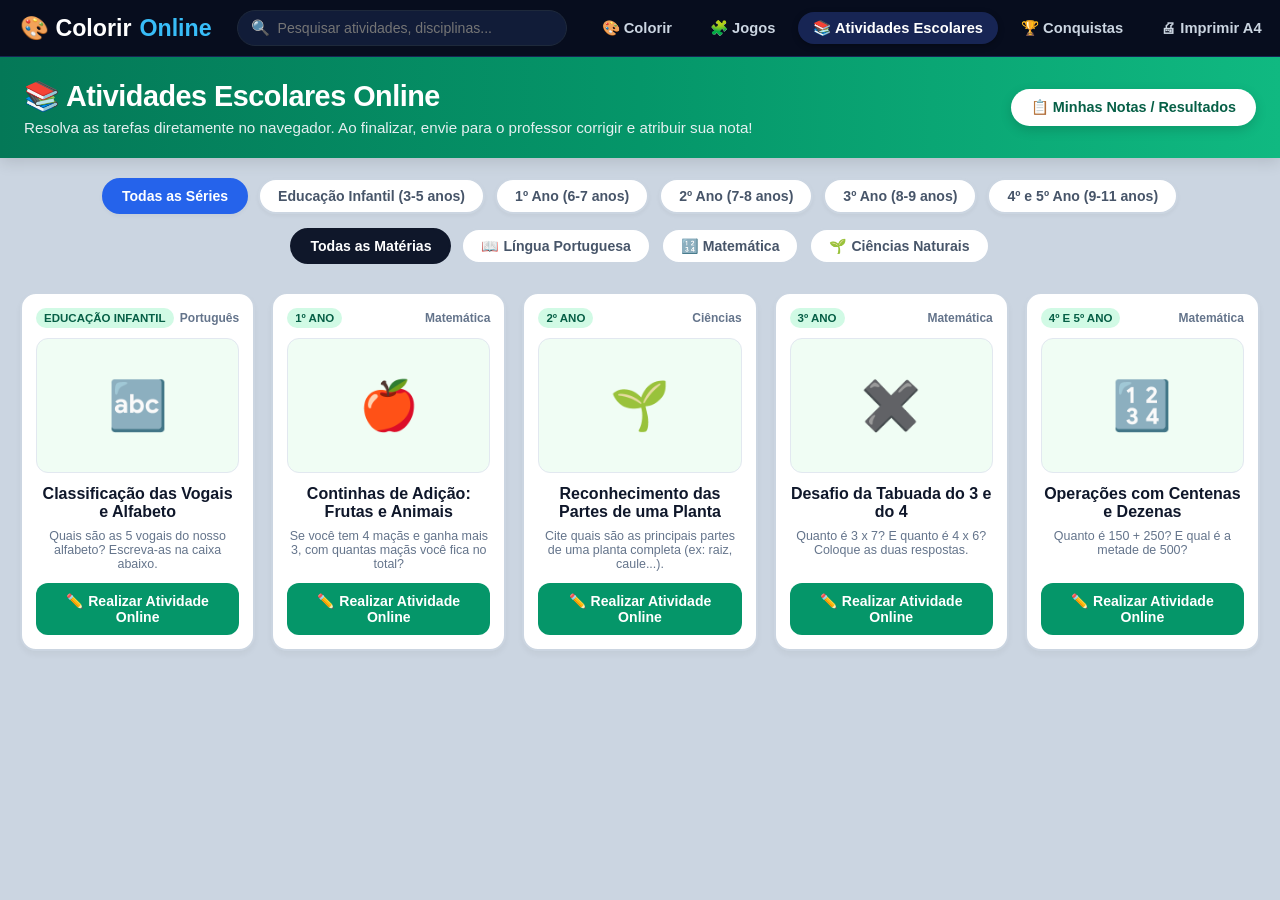
<file: atividades.html>
<!DOCTYPE html>
<html lang="pt-BR">
<head>
    <!-- ========================================================
       1. CABEÇALHO DO DOCUMENTO E METADADOS
       ======================================================== -->
    <meta charset="UTF-8">
    <meta name="viewport" content="width=device-width, initial-scale=1.0">
    <title>Atividades Escolares Online - ColorirOnline</title>
    <link rel="stylesheet" href="css/style.css?v=105">
    <script src="js/database.js"></script>
</head>
<body>

    <!-- ========================================================
       2. CABEÇALHO PRINCIPAL E BARRA DE NAVEGAÇÃO
       ======================================================== -->
    <header class="cabecalho-principal">
        <div class="container-nav">
            <a href="index.html" class="logo">
                🎨 Colorir<span class="destaque">Online</span>
            </a>
            <div class="container-busca">
                <span class="icone-busca">🔍</span>
                <input type="text" id="campo-busca" placeholder="Pesquisar atividades, disciplinas...">
            </div>
            <nav class="links-navegacao">
                <a href="index.html" class="link-nav ativo">🎨 Colorir</a>
                <a href="jogos.html" class="link-nav">🧩 Jogos</a>
                <a href="atividades.html" class="link-nav">📚 Atividades Escolares</a>
                <a href="conquistas.html" class="link-nav">🏆 Conquistas</a>
                <a href="imprimir.html" class="link-nav">🖨 Imprimir A4</a>
                <button id="btn-tema-global" class="btn-tema" style="background: transparent !important; border: none !important;">🌙</button>
            </nav>
        </div>
    </header>

    <!-- ========================================================
       3. BANNER PEDAGÓGICO (FAIXA VERDE PADRÃO)
       ======================================================== -->
    <section class="banner-novidades" style="width: 100% !important; background: #059669 !important; background: linear-gradient(90deg, #047857, #059669, #10b981) !important; padding: 22px 0 !important; margin: 0 0 20px 0 !important; display: block !important;">
        <div class="conteudo-banner" style="max-width: 1350px; margin: 0 auto; padding: 0 24px; text-align: left; display: flex; justify-content: space-between; align-items: center; flex-wrap: wrap; gap: 15px;">
            <div>
                <h2 style="font-size: 1.8rem; font-weight: 800; color: #ffffff !important; margin-bottom: 4px; display: flex; align-items: center; gap: 8px;">
                    📚 Atividades Escolares Online
                </h2>
                <p style="font-size: 0.95rem; color: #f1f5f9 !important; margin: 0; opacity: 0.95;">
                    Resolva as tarefas diretamente no navegador. Ao finalizar, envie para o professor corrigir e atribuir sua nota!
                </p>
            </div>
            <!-- Botão de Consulta Individual do Aluno -->
            <button id="btn-abrir-boletim" style="background-color: #ffffff; color: #065f46; border: none; padding: 10px 20px; border-radius: 20px; font-weight: 800; font-size: 0.9rem; cursor: pointer; box-shadow: 0 4px 12px rgba(0,0,0,0.15); transition: 0.2s;">
                📋 Minhas Notas / Resultados
            </button>
        </div>
    </section>

    <!-- ========================================================
       4. FILTRO POR ANO ESCOLAR / SÉRIE (NO FUNDO CINZA)
       ======================================================== -->
    <section class="filtros-categoria" id="filtros-series">
        <button class="btn-categoria ativo" data-serie="todas">Todas as Séries</button>
        <button class="btn-categoria" data-serie="infantil">Educação Infantil (3-5 anos)</button>
        <button class="btn-categoria" data-serie="1ano">1º Ano (6-7 anos)</button>
        <button class="btn-categoria" data-serie="2ano">2º Ano (7-8 anos)</button>
        <button class="btn-categoria" data-serie="3ano">3º Ano (8-9 anos)</button>
        <button class="btn-categoria" data-serie="4e5ano">4º e 5º Ano (9-11 anos)</button>
    </section>

    <!-- ========================================================
       5. FILTRO POR DISCIPLINA
       ======================================================== -->
    <section class="abas-status" id="filtros-materias">
        <button class="btn-aba ativa" data-materia="todas">Todas as Matérias</button>
        <button class="btn-aba" data-materia="portugues">📖 Língua Portuguesa</button>
        <button class="btn-aba" data-materia="matematica">🔢 Matemática</button>
        <button class="btn-aba" data-materia="ciencias">🌱 Ciências Naturais</button>
    </section>

    <!-- ========================================================
       6. GRELHA DE ATIVIDADES CADASTRADAS
       ======================================================== -->
    <main class="catalogo-desenhos" id="catalogo-atividades"></main>

    <!-- ========================================================
       7. MODAL DE RESOLUÇÃO ONLINE E REGISTRO DO ALUNO
       ======================================================== -->
    <div id="modal-fazer-atividade" class="modal-envio-tarefa">
        <div class="caixa-modal-envio">
            <h2 id="modal-titulo-ativ" style="color: #059669; font-size: 1.3rem; margin-bottom: 8px;">Realizar Atividade</h2>
            <p id="modal-enunciado-ativ" style="font-size: 0.9rem; color: #475569; margin-bottom: 14px;"></p>
            
            <label style="font-weight: bold; font-size: 0.85rem;">Sua Resposta / Resolução:</label>
            <textarea id="resposta-aluno" class="campo-formulario-aluno" rows="4" placeholder="Escreva a resposta da atividade aqui..."></textarea>

            <label style="font-weight: bold; font-size: 0.85rem;">Nome Completo do Aluno:</label>
            <input type="text" id="nome-aluno" class="campo-formulario-aluno" placeholder="Ex: Lucas Gabriel Silveira">

            <label style="font-weight: bold; font-size: 0.85rem;">Turma / Escola:</label>
            <input type="text" id="turma-aluno" class="campo-formulario-aluno" placeholder="Ex: 2º Ano B - Escola Municipal">

            <div style="display: flex; gap: 10px; margin-top: 10px;">
                <button id="btn-enviar-tarefa" class="btn-jogar" style="background-color: #059669; flex: 2; border: none; cursor: pointer;">
                    🚀 Enviar para Correção do Professor
                </button>
                <button id="btn-fechar-modal-ativ" class="btn-pag" style="flex: 1;">Cancelar</button>
            </div>
        </div>
    </div>

    <!-- ========================================================
       8. MODAL DE CONSULTA INDIVIDUAL DE NOTAS (BOLETIM DO ALUNO)
       ======================================================== -->
    <div id="modal-boletim-aluno" class="modal-envio-tarefa">
        <div class="caixa-modal-envio" style="max-width: 580px;">
            <div style="display: flex; justify-content: space-between; align-items: center; margin-bottom: 12px;">
                <h2 style="color: #059669; font-size: 1.4rem; margin: 0;">📋 Minhas Avaliações</h2>
                <button id="btn-fechar-boletim" style="background: none; border: none; font-size: 1.4rem; cursor: pointer; color: #64748b;">✕</button>
            </div>
            <p style="font-size: 0.85rem; color: #64748b; margin-bottom: 15px;">
                Abaixo estão listadas apenas as suas atividades enviadas e as notas atribuídas pelo professor:
            </p>

            <!-- Campo para buscar por outro nome/código se desejar -->
            <div style="display: flex; gap: 8px; margin-bottom: 15px;">
                <input type="text" id="input-buscar-meu-nome" class="campo-formulario-aluno" style="margin: 0;" placeholder="Digite seu nome cadastrado...">
                <button id="btn-pesquisar-meu-boletim" class="btn-pag" style="white-space: nowrap; padding: 0 14px;">Buscar</button>
            </div>

            <!-- Lista de Atividades do Aluno com Notas -->
            <div id="container-lista-meu-boletim" style="max-height: 320px; overflow-y: auto; display: flex; flex-direction: column; gap: 10px;">
                <!-- Resultados inseridos dinamicamente pelo JavaScript -->
            </div>
        </div>
    </div>

    <!-- ========================================================
       8. CARREGAMENTO DOS SCRIPTS
       ======================================================== -->
    <script src="js/database.js"></script>
    <script src="js/atividades.js?v=110"></script>
</body>
</html>
</file>
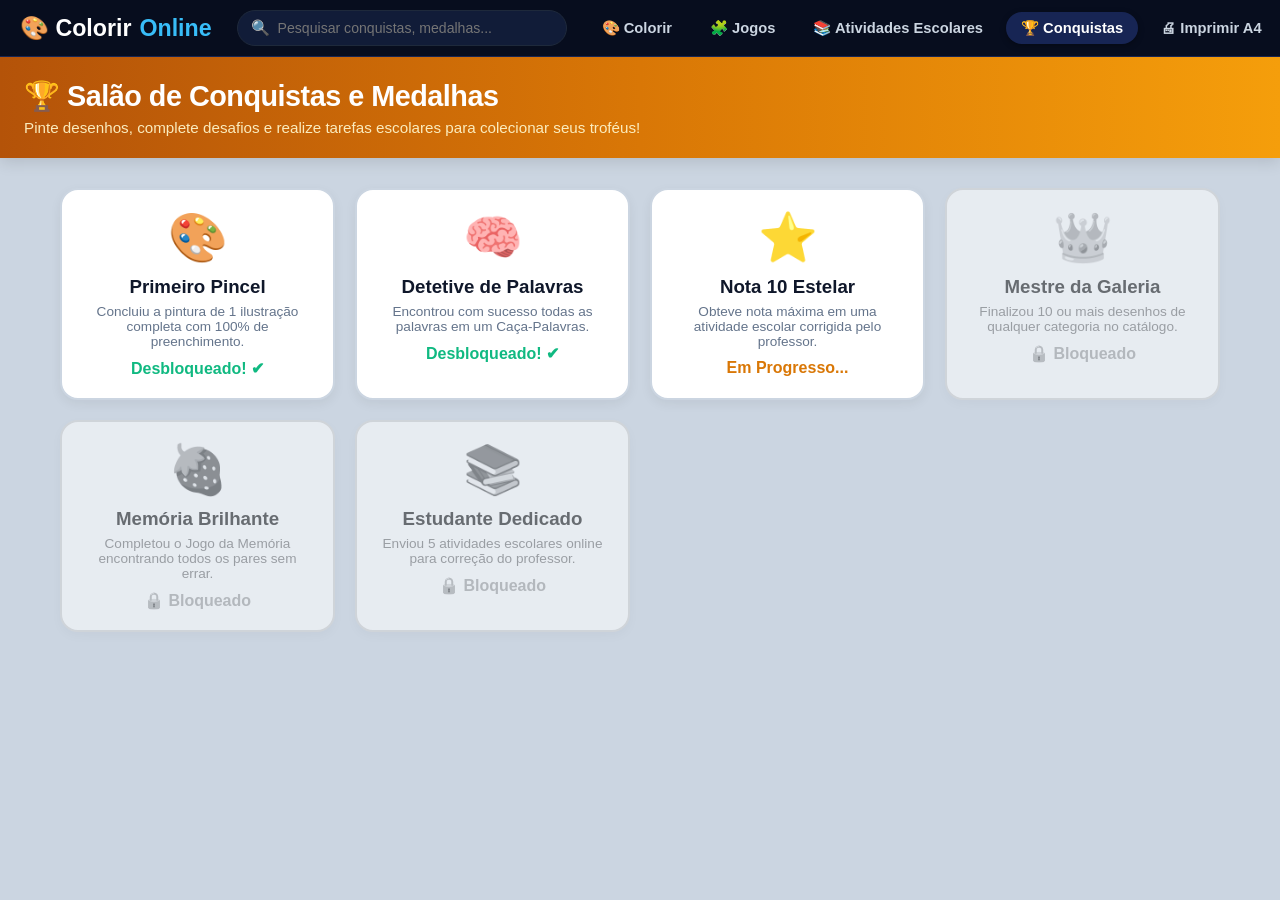
<file: conquistas.html>
<!DOCTYPE html>
<html lang="pt-BR">
<head>
    <!-- ========================================================
       1. CABEÇALHO DO DOCUMENTO E METADADOS
       ======================================================== -->
    <meta charset="UTF-8">
    <meta name="viewport" content="width=device-width, initial-scale=1.0">
    <title>Salão de Conquistas e Troféus - ColorirOnline</title>
    <link rel="stylesheet" href="css/style.css?v=130">
    <script src="js/database.js"></script>
</head>
<body>

   <!-- ========================================================
       2. CABEÇALHO PRINCIPAL E BARRA DE NAVEGAÇÃO
       ======================================================== -->
    <header class="cabecalho-principal">
        <div class="container-nav">
            <a href="index.html" class="logo">
                🎨 Colorir<span class="destaque">Online</span>
            </a>
            <div class="container-busca">
                <span class="icone-busca">🔍</span>
                <input type="text" id="campo-busca" placeholder="Pesquisar conquistas, medalhas...">
            </div>
            <nav class="links-navegacao">
                <a href="index.html" class="link-nav">🎨 Colorir</a>
                <a href="jogos.html" class="link-nav">🧩 Jogos</a>
                <a href="atividades.html" class="link-nav">📚 Atividades Escolares</a>
                <a href="conquistas.html" class="link-nav ativo">🏆 Conquistas</a>
                <a href="imprimir.html" class="link-nav">🖨 Imprimir A4</a>
                <button id="btn-tema-global" class="btn-tema" style="background: transparent !important; border: none !important;">🌙</button>
            </nav>
        </div>
    </header>

    <!-- ========================================================
       3. BANNER PADRONIZADO (FAIXA DOURADA - MESMO TAMANHO)
       ======================================================== -->
    <section class="banner-novidades" style="width: 100% !important; background: #d97706 !important; background: linear-gradient(90deg, #b45309, #d97706, #f59e0b) !important; padding: 22px 0 !important; margin: 0 0 20px 0 !important; display: block !important;">
        <div class="conteudo-banner" style="max-width: 1350px; margin: 0 auto; padding: 0 24px; text-align: left;">
            <h2 style="font-size: 1.8rem; font-weight: 800; color: #ffffff !important; margin-bottom: 4px; display: flex; align-items: center; gap: 8px;">
                🏆 Salão de Conquistas e Medalhas
            </h2>
            <p style="font-size: 0.95rem; color: #fef3c7 !important; margin: 0; opacity: 0.95;">
                Pinte desenhos, complete desafios e realize tarefas escolares para colecionar seus troféus!
            </p>
        </div>
    </section>

    <!-- ========================================================
       4. GRADE DE TROFÉUS DESBLOQUEÁVEIS
       ======================================================== -->
    <main class="grade-trofeus">
        <div class="card-trofeu">
            <div class="icone-trofeu">🎨</div>
            <h3>Primeiro Pincel</h3>
            <p style="font-size: 0.85rem; color: #64748b; margin-top: 6px;">Concluiu a pintura de 1 ilustração completa com 100% de preenchimento.</p>
            <span style="display: inline-block; margin-top: 10px; font-weight: bold; color: #10b981;">Desbloqueado! ✔</span>
        </div>

        <div class="card-trofeu">
            <div class="icone-trofeu">🧠</div>
            <h3>Detetive de Palavras</h3>
            <p style="font-size: 0.85rem; color: #64748b; margin-top: 6px;">Encontrou com sucesso todas as palavras em um Caça-Palavras.</p>
            <span style="display: inline-block; margin-top: 10px; font-weight: bold; color: #10b981;">Desbloqueado! ✔</span>
        </div>

        <div class="card-trofeu">
            <div class="icone-trofeu">⭐</div>
            <h3>Nota 10 Estelar</h3>
            <p style="font-size: 0.85rem; color: #64748b; margin-top: 6px;">Obteve nota máxima em uma atividade escolar corrigida pelo professor.</p>
            <span style="display: inline-block; margin-top: 10px; font-weight: bold; color: #d97706;">Em Progresso...</span>
        </div>

        <div class="card-trofeu bloqueado">
            <div class="icone-trofeu">👑</div>
            <h3>Mestre da Galeria</h3>
            <p style="font-size: 0.85rem; color: #64748b; margin-top: 6px;">Finalizou 10 ou mais desenhos de qualquer categoria no catálogo.</p>
            <span style="display: inline-block; margin-top: 10px; font-weight: bold; color: #94a3b8;">🔒 Bloqueado</span>
        </div>

        <div class="card-trofeu bloqueado">
            <div class="icone-trofeu">🍓</div>
            <h3>Memória Brilhante</h3>
            <p style="font-size: 0.85rem; color: #64748b; margin-top: 6px;">Completou o Jogo da Memória encontrando todos os pares sem errar.</p>
            <span style="display: inline-block; margin-top: 10px; font-weight: bold; color: #94a3b8;">🔒 Bloqueado</span>
        </div>

        <div class="card-trofeu bloqueado">
            <div class="icone-trofeu">📚</div>
            <h3>Estudante Dedicado</h3>
            <p style="font-size: 0.85rem; color: #64748b; margin-top: 6px;">Enviou 5 atividades escolares online para correção do professor.</p>
            <span style="display: inline-block; margin-top: 10px; font-weight: bold; color: #94a3b8;">🔒 Bloqueado</span>
        </div>
    </main>

    <!-- ========================================================
       5. SCRIPTS GLOBAIS
       ======================================================== -->
    <script>
        const btnTema = document.getElementById("btn-tema-global");
        if (btnTema) {
            btnTema.addEventListener("click", () => {
                document.body.classList.toggle("dark-mode");
                btnTema.innerText = document.body.classList.contains("dark-mode") ? "☀️" : "🌙";
            });
        }
    </script>
</body>
</html>
</file>
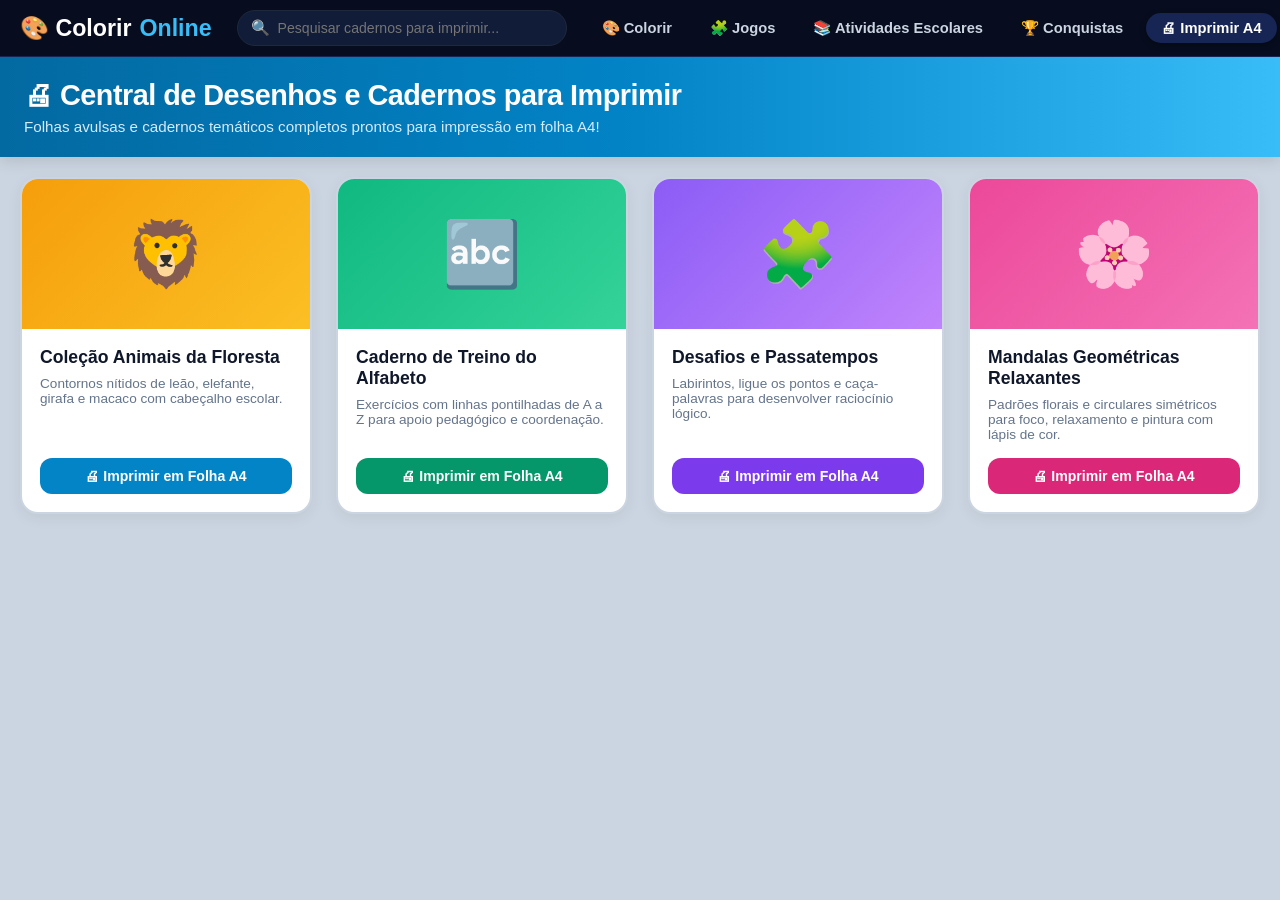
<file: imprimir.html>
<!DOCTYPE html>
<html lang="pt-BR">
<head>
    <!-- ========================================================
       1. CABEÇALHO DO DOCUMENTO E METADADOS
       ======================================================== -->
    <meta charset="UTF-8">
    <meta name="viewport" content="width=device-width, initial-scale=1.0">
    <title>Cadernos para Imprimir em A4 - ColorirOnline</title>
    <link rel="stylesheet" href="css/style.css?v=120">
    <script src="js/database.js"></script>
</head>
<body>

   <!-- ========================================================
       2. CABEÇALHO PRINCIPAL E BARRA DE NAVEGAÇÃO
       ======================================================== -->
    <header class="cabecalho-principal">
        <div class="container-nav">
            <a href="index.html" class="logo">
                🎨 Colorir<span class="destaque">Online</span>
            </a>
            <div class="container-busca">
                <span class="icone-busca">🔍</span>
                <input type="text" id="campo-busca" placeholder="Pesquisar cadernos para imprimir...">
            </div>
            <nav class="links-navegacao">
                <a href="index.html" class="link-nav">🎨 Colorir</a>
                <a href="jogos.html" class="link-nav">🧩 Jogos</a>
                <a href="atividades.html" class="link-nav">📚 Atividades Escolares</a>
                <a href="conquistas.html" class="link-nav">🏆 Conquistas</a>
                <a href="imprimir.html" class="link-nav ativo">🖨 Imprimir A4</a>
                <button id="btn-tema-global" class="btn-tema" style="background: transparent !important; border: none !important;">🌙</button>
            </nav>
        </div>
    </header>

    <!-- ========================================================
       3. BANNER PADRONIZADO (FAIXA AZUL CELESTE)
       ======================================================== -->
    <section class="banner-novidades" style="width: 100% !important; background: #0284c7 !important; background: linear-gradient(90deg, #0369a1, #0284c7, #38bdf8) !important; padding: 22px 0 !important; margin: 0 0 20px 0 !important; display: block !important;">
        <div class="conteudo-banner" style="max-width: 1350px; margin: 0 auto; padding: 0 24px; text-align: left;">
            <h2 style="font-size: 1.8rem; font-weight: 800; color: #ffffff !important; margin-bottom: 4px; display: flex; align-items: center; gap: 8px;">
                🖨 Central de Desenhos e Cadernos para Imprimir
            </h2>
            <p style="font-size: 0.95rem; color: #e0f2fe !important; margin: 0; opacity: 0.95;">
                Folhas avulsas e cadernos temáticos completos prontos para impressão em folha A4!
            </p>
        </div>
    </section>

    <!-- ========================================================
       4. GRELHA DE CADERNOS PRONTOS PARA IMPRESSÃO
       ======================================================== -->
    <main class="grade-cadernos" id="catalogo-cadernos">
        <div class="card-caderno">
            <div class="capa-caderno" style="background: linear-gradient(135deg, #f59e0b, #fbbf24);">🦁</div>
            <div class="corpo-caderno">
                <h3>Coleção Animais da Floresta</h3>
                <p>Contornos nítidos de leão, elefante, girafa e macaco com cabeçalho escolar.</p>
                <button onclick="imprimirColecao('Coleção Animais da Floresta', '🦁')" class="btn-jogar" style="background: #0284c7; border: none; cursor: pointer;">
                    🖨 Imprimir em Folha A4
                </button>
            </div>
        </div>

        <div class="card-caderno">
            <div class="capa-caderno" style="background: linear-gradient(135deg, #10b981, #34d399);">🔤</div>
            <div class="corpo-caderno">
                <h3>Caderno de Treino do Alfabeto</h3>
                <p>Exercícios com linhas pontilhadas de A a Z para apoio pedagógico e coordenação.</p>
                <button onclick="imprimirColecao('Caderno de Treino do Alfabeto', '🔤')" class="btn-jogar" style="background: #059669; border: none; cursor: pointer;">
                    🖨 Imprimir em Folha A4
                </button>
            </div>
        </div>

        <div class="card-caderno">
            <div class="capa-caderno" style="background: linear-gradient(135deg, #8b5cf6, #c084fc);">🧩</div>
            <div class="corpo-caderno">
                <h3>Desafios e Passatempos</h3>
                <p>Labirintos, ligue os pontos e caça-palavras para desenvolver raciocínio lógico.</p>
                <button onclick="imprimirColecao('Desafios e Passatempos', '🧩')" class="btn-jogar" style="background: #7c3aed; border: none; cursor: pointer;">
                    🖨 Imprimir em Folha A4
                </button>
            </div>
        </div>

        <div class="card-caderno">
            <div class="capa-caderno" style="background: linear-gradient(135deg, #ec4899, #f472b6);">🌸</div>
            <div class="corpo-caderno">
                <h3>Mandalas Geométricas Relaxantes</h3>
                <p>Padrões florais e circulares simétricos para foco, relaxamento e pintura com lápis de cor.</p>
                <button onclick="imprimirColecao('Mandalas Geométricas Relaxantes', '🌸')" class="btn-jogar" style="background: #db2777; border: none; cursor: pointer;">
                    🖨 Imprimir em Folha A4
                </button>
            </div>
        </div>
    </main>

    <!-- ========================================================
       5. MOTOR DE IMPRESSÃO A4 COM CABEÇALHO OFICIAL
       ======================================================== -->
    <script>
        function imprimirColecao(nome, icone) {
            const win = window.open("", "_blank");
            win.document.write(`
                <!DOCTYPE html>
                <html lang="pt-BR">
                <head>
                    <meta charset="UTF-8">
                    <title>Imprimir ${nome} - ColorirOnline</title>
                    <style>
                        @page { size: A4; margin: 12mm; }
                        body { font-family: 'Segoe UI', Arial, sans-serif; padding: 10px; margin: 0; color: #1e293b; }
                        .cabecalho-escola { border: 2px solid #0f172a; border-radius: 8px; padding: 12px 18px; margin-bottom: 20px; }
                        .linha-cabecalho { display: flex; justify-content: space-between; margin-bottom: 8px; font-size: 13px; font-weight: bold; }
                        .campo-linha { border-bottom: 1px solid #64748b; flex: 1; margin-left: 8px; }
                        .titulo-colecao { text-align: center; margin-bottom: 15px; }
                        .titulo-colecao h2 { margin: 0; font-size: 22px; color: #0f172a; }
                        .area-desenho {
                            border: 2px dashed #94a3b8;
                            border-radius: 12px;
                            min-height: 600px;
                            display: flex;
                            align-items: center;
                            justify-content: center;
                            flex-direction: column;
                            gap: 15px;
                        }
                        .icone-central { font-size: 100px; opacity: 0.2; }
                        .texto-instrucao { font-size: 14px; color: #64748b; font-weight: bold; }
                        .rodape { text-align: center; margin-top: 25px; font-size: 11px; color: #64748b; }
                    </style>
                </head>
                <body onload="window.print(); window.close();">
                    <div class="cabecalho-escola">
                        <div class="linha-cabecalho">
                            <span style="display: flex; flex: 2;">ESCOLA:<span class="campo-linha"></span></span>
                            <span style="display: flex; flex: 1; margin-left: 20px;">DATA: ____/____/________</span>
                        </div>
                        <div class="linha-cabecalho">
                            <span style="display: flex; flex: 2;">ALUNO(A):<span class="campo-linha"></span></span>
                            <span style="display: flex; flex: 1; margin-left: 20px;">TURMA: _______________</span>
                        </div>
                    </div>
                    <div class="titulo-colecao">
                        <h2>${nome}</h2>
                    </div>
                    <div class="area-desenho">
                        <div class="icone-central">${icone}</div>
                        <div class="texto-instrucao">Espaço para Colorir / Atividade Prática</div>
                    </div>
                    <div class="rodape">
                        Material Educativo Gerado por ColorirOnline • www.colorironline.com
                    </div>
                </body>
                </html>
            `);
            win.document.close();
        }

        // Modo Escuro
        const btnTema = document.getElementById("btn-tema-global");
        if (btnTema) {
            btnTema.addEventListener("click", () => {
                document.body.classList.toggle("dark-mode");
                btnTema.innerText = document.body.classList.contains("dark-mode") ? "☀️" : "🌙";
            });
        }
    </script>
</body>
</html>
</file>
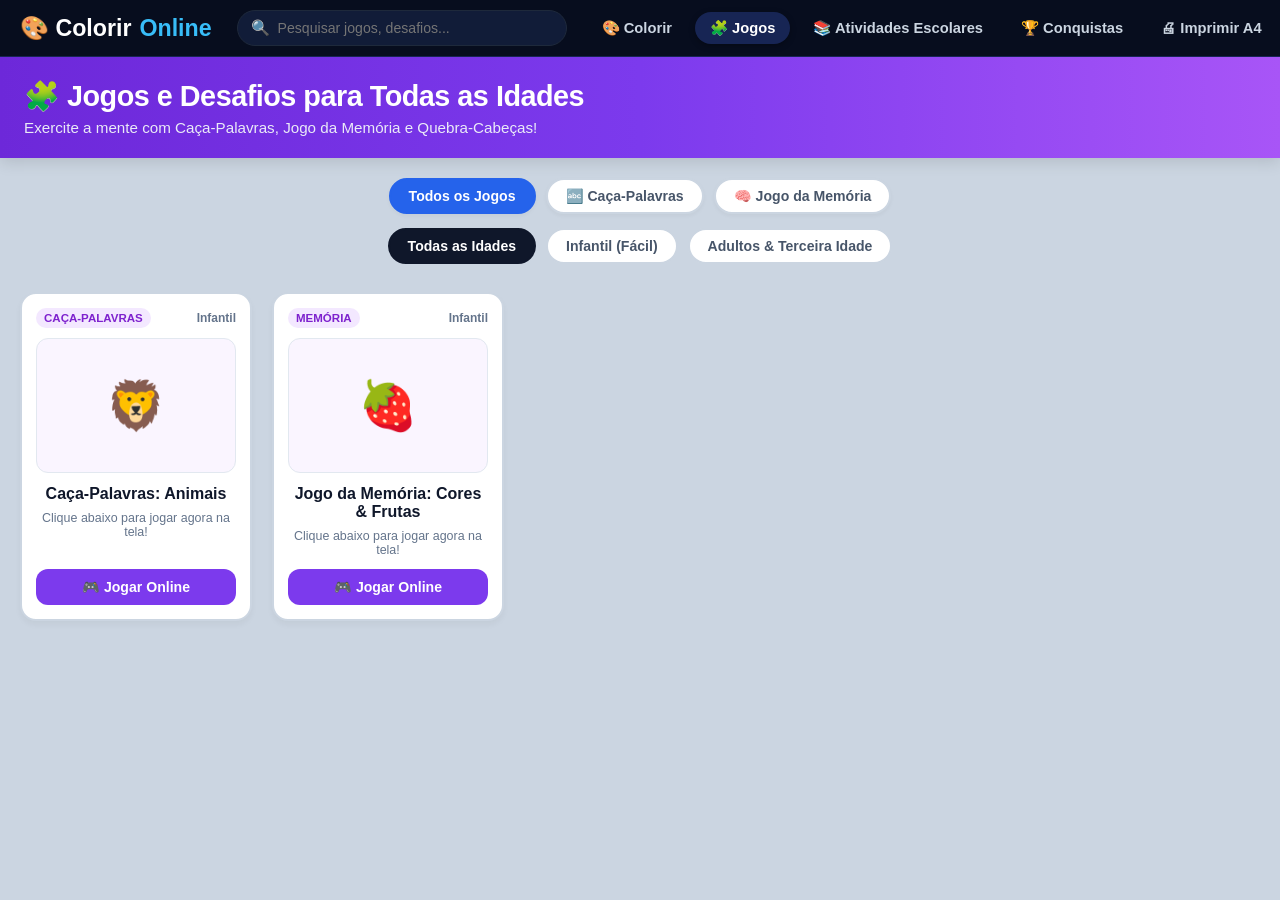
<file: jogos.html>
<!DOCTYPE html>
<html lang="pt-BR">
<head>
    <!-- ========================================================
       1. CABEÇALHO DO DOCUMENTO E METADADOS
       ======================================================== -->
   <meta charset="UTF-8">
    <meta name="viewport" content="width=device-width, initial-scale=1.0">
    <title>Jogos e Desafios para Todas as Idades - ColorirOnline</title>
    <link rel="stylesheet" href="css/style.css">
    <script src="js/database.js"></script>
</head>
<body>

    <!-- ========================================================
       2. CABEÇALHO PRINCIPAL E BARRA DE NAVEGAÇÃO
       ======================================================== -->
    <header class="cabecalho-principal">
        <div class="container-nav">
            <a href="index.html" class="logo">
                🎨 Colorir<span class="destaque">Online</span>
            </a>
            <div class="container-busca">
                <span class="icone-busca">🔍</span>
                <input type="text" id="campo-busca" placeholder="Pesquisar jogos, desafios...">
            </div>
            <nav class="links-navegacao">
                <a href="index.html" class="link-nav">🎨 Colorir</a>
                <a href="jogos.html" class="link-nav ativo">🧩 Jogos</a>
                <a href="atividades.html" class="link-nav">📚 Atividades Escolares</a>
                <a href="conquistas.html" class="link-nav">🏆 Conquistas</a>
                <a href="imprimir.html" class="link-nav">🖨 Imprimir A4</a>
                <button id="btn-tema-jogos" class="btn-tema" style="background: transparent !important; border: none !important;">🌙</button>
            </nav>
        </div>
    </header>

    <!-- ========================================================
       3. BANNER DE JOGOS (FAIXA ROXA PADRÃO)
       ======================================================== -->
    <section class="banner-faixa-universal banner-cor-roxo" style="width: 100% !important; background: linear-gradient(90deg, #6d28d9, #7c3aed, #a855f7) !important; padding: 22px 0 !important; margin: 0 0 20px 0 !important; display: block !important;">
        <div class="conteudo-banner-padrao" style="max-width: 1350px; margin: 0 auto; padding: 0 24px; text-align: left;">
            <h2 style="font-size: 1.8rem; font-weight: 800; color: #ffffff !important; margin-bottom: 4px; display: flex; align-items: center; gap: 8px;">
                🧩 Jogos e Desafios para Todas as Idades
            </h2>
            <p style="font-size: 0.95rem; color: #f1f5f9 !important; margin: 0; opacity: 0.95;">
                Exercite a mente com Caça-Palavras, Jogo da Memória e Quebra-Cabeças!
            </p>
        </div>
    </section>
    
    <!-- ========================================================
       4. FILTRO POR TIPO DE JOGO
       ======================================================== -->
    <section class="filtros-categoria" id="filtros-tipo-jogo">
        <button class="btn-categoria ativo" data-tipo="todos">Todos os Jogos</button>
        <button class="btn-categoria" data-tipo="caca-palavras">🔤 Caça-Palavras</button>
        <button class="btn-categoria" data-tipo="memoria">🧠 Jogo da Memória</button>
    </section>

    <!-- ========================================================
       5. FILTRO POR PÚBLICO / FAIXA ETÁRIA
       ======================================================== -->
    <section class="abas-status" id="filtros-idade-jogo">
        <button class="btn-aba ativa" data-publico="todos">Todas as Idades</button>
        <button class="btn-aba" data-publico="infantil">Infantil (Fácil)</button>
        <button class="btn-aba" data-publico="adultos">Adultos & Terceira Idade</button>
    </section>

    <!-- ========================================================
       6. GRELHA DE JOGOS
       ======================================================== -->
    <main class="catalogo-desenhos" id="catalogo-jogos"></main>

    <!-- ========================================================
       7. ARENA / MODAL INTERATIVO DO JOGO
       ======================================================== -->
    <div id="modal-jogo-arena" class="modal-envio-tarefa">
        <div class="caixa-modal-envio" style="max-width: 550px; text-align: center;">
            <h2 id="titulo-jogo-arena" style="color: #7c3aed; margin-bottom: 6px;">Arena de Jogo</h2>
            <p id="desc-jogo-arena" style="font-size: 0.85rem; color: #64748b; margin-bottom: 15px;"></p>
            
            <!-- Contêiner do Jogo Interativo -->
            <div id="tabuleiro-jogo-container" style="min-height: 280px; display: flex; align-items: center; justify-content: center; flex-direction: column;"></div>

            <button id="btn-fechar-arena" class="btn-pag" style="margin-top: 15px; width: 100%;">Sair do Jogo</button>
        </div>
    </div>

    <!-- ========================================================
       8. CARREGAMENTO DOS SCRIPTS
       ======================================================== -->
    <script src="js/jogos.js?v=35"></script>
</body>
</html>
</file>
<file: css/style.css>
/* ========================================================
   1. CONFIGURAÇÕES GLOBAIS E RESET
   ======================================================== */
* {
    margin: 0;
    padding: 0;
    box-sizing: border-box;
    font-family: 'Segoe UI', Tahoma, Geneva, Verdana, sans-serif;
}

body {
    background-color: #cbd5e1;
    color: #0f172a;
    min-height: 100vh;
    transition: background-color 0.3s ease, color 0.3s ease;
}

body.dark-mode {
    background-color: #0b1120 !important;
    color: #f8fafc;
}

/* ========================================================
   2. CABEÇALHO PRINCIPAL E NAVEGAÇÃO PADRONIZADA
   ======================================================== */
.cabecalho-principal {
    background-color: #070d1e !important; /* Azul escuro oficial da imagem */
    padding: 10px 0 !important;
    border-bottom: 1px solid #172554 !important;
    position: sticky !important;
    top: 0 !important;
    z-index: 1000 !important;
    width: 100% !important;
}

.container-nav {
    max-width: 1350px !important;
    margin: 0 auto !important;
    padding: 0 20px !important;
    display: flex !important;
    align-items: center !important;
    justify-content: space-between !important;
    box-sizing: border-box !important;
}

.logo {
    font-size: 1.45rem !important;
    font-weight: 900 !important;
    color: #ffffff !important;
    text-decoration: none !important;
    display: flex !important;
    align-items: center !important;
    gap: 8px !important;
    white-space: nowrap !important;
    flex-shrink: 0 !important;
}

.logo .destaque {
    color: #38bdf8 !important; /* Azul claro do Online */
}

/* ========================================================
   3. CAMPO DE PESQUISA (LARGURA FIXA TRAVADA EM TODAS AS PÁGINAS)
   ======================================================== */
.container-busca {
    position: relative !important;
    width: 330px !important;
    min-width: 330px !important;
    max-width: 330px !important;
    flex-shrink: 0 !important;
    margin: 0 20px 0 25px !important;
}

.icone-busca {
    position: absolute !important;
    left: 14px !important;
    top: 50% !important;
    transform: translateY(-50%) !important;
    font-size: 0.95rem !important;
    color: #94a3b8 !important;
    pointer-events: none !important;
}

.container-busca input {
    width: 100% !important;
    padding: 9px 16px 9px 40px !important;
    border-radius: 25px !important;
    border: 1px solid #1e293b !important;
    background-color: #111c38 !important;
    font-size: 0.88rem !important;
    color: #f8fafc !important;
    outline: none !important;
    box-sizing: border-box !important;
}

.container-busca input:focus {
    border-color: #38bdf8 !important;
    background-color: #0c152b !important;
}

/* LINKS DO MENU SUPERIOR */
.links-navegacao {
    display: flex !important;
    align-items: center !important;
    gap: 8px !important;
    flex-shrink: 0 !important;
}

.link-nav {
    color: #cbd5e1 !important;
    text-decoration: none !important;
    font-size: 0.92rem !important;
    font-weight: 700 !important;
    padding: 7px 15px !important;
    border-radius: 20px !important;
    transition: background-color 0.2s ease, color 0.2s ease !important;
    white-space: nowrap !important;
    display: inline-flex !important;
    align-items: center !important;
    gap: 6px !important;
}

.link-nav:hover {
    color: #ffffff !important;
    background-color: rgba(255, 255, 255, 0.08) !important;
}

/* Pílula Selecionada (Exatamente como em Colorir na Imagem) */
.link-nav.ativo {
    background-color: #172554 !important;
    color: #ffffff !important;
    box-shadow: 0 2px 6px rgba(0, 0, 0, 0.3) !important;
}

/* Botão da Lua (Sem Fundo Branco, Fundo Totalmente Azul) */
.btn-tema {
    background: transparent !important;
    background-color: transparent !important;
    border: none !important;
    outline: none !important;
    box-shadow: none !important;
    font-size: 1.15rem !important;
    cursor: pointer !important;
    padding: 4px 6px !important;
    margin-left: 4px !important;
    display: inline-flex !important;
    align-items: center !important;
    justify-content: center !important;
    border-radius: 50% !important;
    transition: transform 0.2s ease !important;
}

.btn-tema:hover {
    transform: scale(1.15) !important;
}

/* ========================================================
   4. BANNER EM FAIXA TOTAL (LARGURA E ALTURA PADRONIZADAS)
   ======================================================== */
.banner-faixa-universal,
.banner-novidades {
    width: 100% !important;
    max-width: 100% !important;
    margin: 0 0 25px 0 !important; /* Espaçamento idêntico antes dos filtros */
    padding: 24px 0 !important;   /* Altura padronizada */
    color: #ffffff !important;
    border-radius: 0 !important;
    box-shadow: 0 4px 15px rgba(0, 0, 0, 0.12) !important;
    display: block !important;
    box-sizing: border-box !important;
}

/* Cor Azul (Desenhos / Início) */
.banner-cor-azul {
    background: linear-gradient(90deg, #1d4ed8, #2563eb, #3b82f6) !important;
}

/* Cor Roxa (Jogos) */
.banner-cor-roxo {
    background: linear-gradient(90deg, #6d28d9, #7c3aed, #a855f7) !important;
}

/* Cor Verde (Atividades Escolares) */
.banner-cor-verde {
    background: linear-gradient(90deg, #047857, #059669, #10b981) !important;
}

/* Alinhamento Universal dos Textos do Banner */
.conteudo-banner-padrao,
.conteudo-banner {
    max-width: 1350px !important;
    margin: 0 auto !important;
    padding: 0 24px !important;
    text-align: left !important;
    box-sizing: border-box !important;
}

.conteudo-banner-padrao h2,
.conteudo-banner h2 {
    font-size: 1.8rem !important;
    font-weight: 800 !important;
    margin: 0 0 6px 0 !important;
    color: #ffffff !important;
    display: flex !important;
    align-items: center !important;
    gap: 10px !important;
    letter-spacing: -0.5px !important;
}

.conteudo-banner-padrao p,
.conteudo-banner p {
    font-size: 0.95rem !important;
    color: #f1f5f9 !important;
    opacity: 0.95 !important;
    margin: 0 !important;
}

/* ========================================================
   5. FILTROS POR CATEGORIA (TOTALMENTE ALINHADOS NO CINZA)
   ======================================================== */
.filtros-categoria {
    max-width: 1350px !important;
    margin: 0 auto 14px auto !important;
    display: flex !important;
    justify-content: center !important;
    align-items: center !important;
    flex-wrap: wrap !important;
    gap: 10px !important;
    padding: 0 20px !important;
    box-sizing: border-box !important;
}

.btn-categoria {
    background-color: #ffffff;
    border: 2px solid #cbd5e1;
    padding: 8px 18px;
    border-radius: 20px;
    font-size: 0.88rem;
    font-weight: 700;
    color: #475569;
    cursor: pointer;
    box-shadow: 0 2px 4px rgba(0, 0, 0, 0.04);
    transition: all 0.2s ease;
}

.btn-categoria:hover {
    border-color: #94a3b8;
    color: #0f172a;
    transform: translateY(-1px);
}

.btn-categoria.ativo {
    background-color: #2563eb;
    color: #ffffff;
    border-color: #2563eb;
}

body.dark-mode .btn-categoria {
    background-color: #1e293b;
    border-color: #334155;
    color: #cbd5e1;
}

/* ========================================================
   6. ABAS DE STATUS / MATÉRIAS (ALINHAMENTO CENTRALIZADO)
   ======================================================== */
.abas-status {
    max-width: 1350px !important;
    margin: 0 auto 28px auto !important;
    display: flex !important;
    justify-content: center !important;
    align-items: center !important;
    flex-wrap: wrap !important;
    gap: 10px !important;
    padding: 0 20px !important;
    box-sizing: border-box !important;
}

.btn-aba {
    background-color: #ffffff;
    border: 2px solid #cbd5e1;
    padding: 8px 18px;
    border-radius: 20px;
    font-size: 0.88rem;
    font-weight: bold;
    color: #475569;
    cursor: pointer;
    transition: all 0.2s ease;
}

.btn-aba:hover {
    border-color: #94a3b8;
    transform: translateY(-1px);
}

.btn-aba.ativa {
    background-color: #0f172a;
    color: #ffffff;
    border-color: #0f172a;
}

body.dark-mode .btn-aba {
    background-color: #1e293b;
    border-color: #334155;
    color: #cbd5e1;
}

body.dark-mode .btn-aba.ativa {
    background-color: #38bdf8;
    color: #0f172a;
    border-color: #38bdf8;
}

/* ========================================================
   7. CATÁLOGO DE CARDS EM GRADE E ESTILO DOS CARDS
   ======================================================== */
.catalogo-desenhos {
    max-width: 1350px;
    margin: 0 auto 40px auto;
    padding: 0 20px;
    display: grid;
    grid-template-columns: repeat(auto-fill, minmax(220px, 1fr));
    gap: 20px;
}

#catalogo-atividades {
    max-width: 1350px !important;
    margin: 0 auto 35px auto !important;
    padding: 0 20px !important;
    display: grid !important;
    grid-template-columns: repeat(5, minmax(0, 1fr)) !important; /* Exatamente 5 itens por linha */
    gap: 16px !important;
    box-sizing: border-box !important;
}

/* Responsividade proporcional para telas menores */
@media (max-width: 1200px) {
    .catalogo-desenhos,
    .grade-cadernos,
    #catalogo-jogos,
    #catalogo-atividades {
        grid-template-columns: repeat(4, minmax(0, 1fr)) !important;
    }
}

@media (max-width: 992px) {
    .catalogo-desenhos,
    .grade-cadernos,
    #catalogo-jogos,
    #catalogo-atividades {
        grid-template-columns: repeat(3, minmax(0, 1fr)) !important;
    }
}

@media (max-width: 640px) {
    .catalogo-desenhos,
    .grade-cadernos,
    #catalogo-jogos,
    #catalogo-atividades {
        grid-template-columns: repeat(2, minmax(0, 1fr)) !important;
    }
}

/* Estilo do Card Branco Oficial */
.card-desenho {
    background: #ffffff;
    border: 2px solid #cbd5e1;
    border-radius: 16px;
    padding: 14px;
    display: flex;
    flex-direction: column;
    box-shadow: 0 4px 6px rgba(0, 0, 0, 0.04);
    transition: transform 0.2s ease, box-shadow 0.2s ease;
}

body.dark-mode .card-desenho {
    background: #1e293b;
    border-color: #334155;
}

.card-desenho:hover {
    transform: translateY(-4px);
    box-shadow: 0 10px 20px rgba(0, 0, 0, 0.08);
}

.cabecalho-card {
    display: flex;
    justify-content: space-between;
    align-items: center;
    margin-bottom: 10px;
}

.tag-categoria {
    font-size: 0.72rem;
    font-weight: 800;
    text-transform: uppercase;
    padding: 4px 8px;
    border-radius: 12px;
    background-color: #e2e8f0;
    color: #475569;
}

.badge-complexidade {
    font-size: 0.75rem;
    color: #64748b;
    font-weight: 700;
}

.preview-svg-container {
    width: 100%;
    height: 135px;
    background: #f8fafc;
    border-radius: 12px;
    display: flex;
    align-items: center;
    justify-content: center;
    margin-bottom: 12px;
    border: 1px solid #e2e8f0;
    overflow: hidden;
}

body.dark-mode .preview-svg-container {
    background: #0f172a;
    border-color: #334155;
}

.preview-svg-container svg {
    max-width: 90%;
    max-height: 90%;
}

.titulo-card {
    font-size: 1rem;
    font-weight: 800;
    text-align: center;
    margin-bottom: 8px;
    color: #0f172a;
}

body.dark-mode .titulo-card {
    color: #f8fafc;
}

.btn-jogar {
    background-color: #2563eb;
    color: #ffffff;
    border: none;
    padding: 10px;
    border-radius: 12px;
    font-weight: bold;
    font-size: 0.88rem;
    cursor: pointer;
    width: 100%;
    text-align: center;
    text-decoration: none;
    display: block;
    margin-top: auto;
    transition: opacity 0.2s ease;
}

.btn-jogar:hover {
    opacity: 0.9;
}

/* ========================================================
   8. BARRA DE PAGINAÇÃO (30 ITENS POR PÁGINA)
   ======================================================== */
.container-paginacao {
    max-width: 600px;
    margin: 20px auto 60px auto;
    display: flex;
    justify-content: center;
    align-items: center;
    gap: 8px;
    padding: 0 15px;
}

.btn-pag {
    background-color: #ffffff;
    border: 2px solid #cbd5e1;
    color: #334155;
    padding: 7px 14px;
    border-radius: 10px;
    font-size: 0.85rem;
    font-weight: bold;
    cursor: pointer;
    transition: all 0.2s ease;
}

body.dark-mode .btn-pag {
    background-color: #1e293b;
    border-color: #334155;
    color: #cbd5e1;
}

.btn-pag:hover:not(:disabled) {
    background-color: #0f172a;
    color: #ffffff;
}

.btn-pag:disabled {
    opacity: 0.4;
    cursor: not-allowed;
}

.numeros-paginacao {
    display: flex;
    gap: 6px;
}

.btn-num-pag {
    background-color: #ffffff;
    border: 2px solid #cbd5e1;
    color: #334155;
    width: 36px;
    height: 36px;
    border-radius: 8px;
    font-weight: bold;
    font-size: 0.85rem;
    cursor: pointer;
    display: flex;
    align-items: center;
    justify-content: center;
    transition: all 0.2s ease;
}

body.dark-mode .btn-num-pag {
    background-color: #1e293b;
    border-color: #334155;
    color: #cbd5e1;
}

.btn-num-pag.ativo {
    background-color: #2563eb;
    border-color: #2563eb;
    color: #ffffff;
}

/* ========================================================
   9. ESTRUTURA DA TELA DE PINTURA E FERRAMENTAS AVANÇADAS
   ======================================================== */
.pagina-pintura {
    display: flex;
    flex-direction: column;
    justify-content: space-between;
    align-items: center;
    height: 100vh;
    padding: 12px;
    user-select: none;
    overflow: hidden;
}

.barra-ferramentas {
    width: 100%;
    max-width: 800px;
    display: flex;
    justify-content: space-between;
    align-items: center;
    flex-wrap: wrap;
    gap: 8px;
}

.btn-voltar {
    text-decoration: none;
    background-color: #475569;
    color: white;
    padding: 7px 12px;
    border-radius: 16px;
    font-size: 0.8rem;
    font-weight: bold;
    transition: 0.2s;
}

.btn-voltar:hover {
    background-color: #334155;
}

.grupo-ferramentas {
    display: flex;
    gap: 6px;
    flex-wrap: wrap;
}

.btn-ferramenta {
    background-color: #ffffff;
    border: 2px solid #cbd5e1;
    padding: 7px 11px;
    border-radius: 16px;
    font-weight: bold;
    font-size: 0.8rem;
    cursor: pointer;
    transition: 0.2s;
}

body.dark-mode .btn-ferramenta {
    background-color: #1e293b;
    border-color: #334155;
    color: #f1f5f9;
}

.btn-ferramenta.ativo {
    background-color: #2563eb;
    color: white;
    border-color: #1d4ed8;
}

.btn-dica {
    background-color: #fef08a;
    border-color: #eab308;
    color: #854d0e;
}

.painel-progresso-topo {
    width: 100%;
    max-width: 320px;
    margin: 6px auto;
    text-align: center;
}

.trilha-progresso {
    width: 100%;
    height: 9px;
    background-color: #cbd5e1;
    border-radius: 10px;
    overflow: hidden;
    margin-bottom: 3px;
}

.barra-preenchimento {
    width: 0%;
    height: 100%;
    background: linear-gradient(90deg, #3b82f6, #10b981);
    transition: width 0.3s ease;
}

#texto-progresso-ativo {
    font-size: 0.8rem;
    font-weight: bold;
    color: #334155;
}

body.dark-mode #texto-progresso-ativo {
    color: #cbd5e1;
}

/* ========================================================
   10. PRANCHETA, ZOOM, GLOW E PALETA DE CORES
   ======================================================== */
.area-prancheta {
    display: flex;
    justify-content: center;
    align-items: center;
    flex: 1;
    width: 100%;
    overflow: hidden;
    position: relative;
    cursor: grab;
}

.area-prancheta:active {
    cursor: grabbing;
}

.prancheta-wrapper {
    transition: transform 0.1s ease-out;
    transform-origin: center center;
}

.prancheta {
    position: relative;
    width: 330px;
    height: 330px;
    background-color: #ffffff;
    border-radius: 16px;
    box-shadow: 0 10px 30px rgba(0, 0, 0, 0.15);
    overflow: hidden;
}

.prancheta svg,
.prancheta canvas {
    position: absolute;
    top: 0;
    left: 0;
    width: 100%;
    height: 100%;
}

#camada-pincel {
    pointer-events: none;
}

.parte-pintavel {
    cursor: pointer;
    transition: fill 0.2s ease, stroke 0.2s ease, stroke-width 0.2s ease;
}

/* Animação Normal de Pulsação da Cor Ativa */
@keyframes pulsarArea {
    0% { stroke: #2563eb; stroke-width: 4px; }
    50% { stroke: #38bdf8; stroke-width: 7px; }
    100% { stroke: #2563eb; stroke-width: 4px; }
}

.parte-pendente-ativa {
    animation: pulsarArea 1.2s infinite ease-in-out;
}

/* Animação DOURADA da Dica Mágica */
@keyframes pulsarDicaOuro {
    0% { stroke: #eab308; stroke-width: 6px; filter: drop-shadow(0 0 4px #eab308); }
    50% { stroke: #fde047; stroke-width: 10px; filter: drop-shadow(0 0 14px #facc15); }
    100% { stroke: #eab308; stroke-width: 6px; filter: drop-shadow(0 0 4px #eab308); }
}

.destaque-dica {
    animation: pulsarDicaOuro 0.8s 3 ease-in-out !important;
}

/* Paleta de Cores */
.barra-paleta {
    display: flex;
    gap: 12px;
    padding: 10px 20px;
    background: #ffffff;
    border-radius: 35px;
    box-shadow: 0 6px 20px rgba(0, 0, 0, 0.1);
}

body.dark-mode .barra-paleta {
    background: #1e293b;
}

.item-cor {
    position: relative;
    width: 44px;
    height: 44px;
    border-radius: 50%;
    display: flex;
    align-items: center;
    justify-content: center;
    color: white;
    font-weight: 800;
    font-size: 1.1rem;
    cursor: pointer;
    box-shadow: 0 3px 8px rgba(0, 0, 0, 0.2);
    border: 3px solid transparent;
    transition: transform 0.2s, border-color 0.2s;
}

.item-cor:hover:not(.concluida) { transform: scale(1.1); }
.item-cor.ativa:not(.concluida) {
    border-color: #0f172a;
    transform: scale(1.18);
}
body.dark-mode .item-cor.ativa:not(.concluida) {
    border-color: #38bdf8;
}

.badge-contador {
    position: absolute;
    top: -6px;
    right: -6px;
    background-color: #0f172a;
    color: #ffffff;
    font-size: 0.65rem;
    font-weight: 800;
    min-width: 19px;
    height: 19px;
    padding: 0 4px;
    border-radius: 10px;
    display: flex;
    align-items: center;
    justify-content: center;
    border: 2px solid #ffffff;
    pointer-events: none;
}

.item-cor.concluida {
    opacity: 0.35;
    cursor: not-allowed !important;
    transform: scale(0.88) !important;
    box-shadow: none !important;
}

.item-cor.concluida .badge-contador { display: none; }
.item-cor.concluida::after {
    content: "✔";
    position: absolute;
    top: 50%; left: 50%;
    transform: translate(-50%, -50%);
    font-size: 1.2rem;
    color: #ffffff;
    font-weight: 900;
}

/* ========================================================
   11. MODAIS DE ENVIO DE ATIVIDADE E FORMULÁRIO DO ALUNO
   ======================================================== */
.modal-envio-tarefa {
    display: none;
    position: fixed;
    top: 0;
    left: 0;
    width: 100vw;
    height: 100vh;
    background: rgba(15, 23, 42, 0.75);
    backdrop-filter: blur(4px);
    z-index: 1000;
    align-items: center;
    justify-content: center;
}

.caixa-modal-envio {
    background: #ffffff;
    border-radius: 18px;
    padding: 24px;
    max-width: 460px;
    width: 90%;
    box-shadow: 0 20px 40px rgba(0, 0, 0, 0.3);
}

body.dark-mode .caixa-modal-envio {
    background: #1e293b;
    color: #f8fafc;
}

.campo-formulario-aluno {
    width: 100%;
    padding: 10px 14px;
    border-radius: 10px;
    border: 1px solid #cbd5e1;
    margin: 8px 0 16px 0;
    font-size: 0.95rem;
    outline: none;
    background: #f8fafc;
}

body.dark-mode .campo-formulario-aluno {
    background: #0f172a;
    border-color: #334155;
    color: #f8fafc;
}

.campo-formulario-aluno:focus {
    border-color: #2563eb;
}

/* Modal Comemorativo 100% */
.modal-overlay {
    position: fixed;
    top: 0; left: 0;
    width: 100vw; height: 100vh;
    background: rgba(15, 23, 42, 0.7);
    display: flex;
    align-items: center;
    justify-content: center;
    z-index: 1000;
    backdrop-filter: blur(4px);
}

.modal-card {
    background: #ffffff;
    padding: 24px;
    border-radius: 20px;
    max-width: 400px;
    width: 90%;
    text-align: center;
    box-shadow: 0 20px 40px rgba(0, 0, 0, 0.3);
}

body.dark-mode .modal-card {
    background: #1e293b;
    color: #f1f5f9;
}

.modal-card h2 {
    font-size: 1.5rem;
    margin-bottom: 8px;
    color: #10b981;
}

.preview-final-modal {
    width: 180px;
    height: 180px;
    margin: 12px auto;
    border-radius: 12px;
    border: 2px solid #cbd5e1;
    overflow: hidden;
}

.preview-final-modal img {
    width: 100%;
    height: 100%;
    object-fit: contain;
}

.grupo-acoes-modal {
    display: flex;
    flex-direction: column;
    gap: 8px;
    margin-top: 14px;
}

.btn-modal-acao {
    padding: 10px;
    border-radius: 10px;
    font-weight: bold;
    border: none;
    cursor: pointer;
    font-size: 0.9rem;
    transition: 0.2s;
}

.btn-acao-png { background: #2563eb; color: #fff; }
.btn-acao-imprimir { background: #0f172a; color: #fff; }
.btn-acao-fechar { background: #e2e8f0; color: #334155; }

/* ========================================================
   12. SALÃO DE TROFÉUS E CONQUISTAS (CONQUISTAS.HTML)
   ======================================================== */
.grade-trofeus {
    max-width: 1200px;
    margin: 30px auto;
    display: grid;
    grid-template-columns: repeat(auto-fit, minmax(240px, 1fr));
    gap: 20px;
    padding: 0 20px;
}

.card-trofeu {
    background: #ffffff;
    border: 2px solid #cbd5e1;
    border-radius: 18px;
    padding: 20px;
    text-align: center;
    box-shadow: 0 4px 12px rgba(0,0,0,0.06);
    transition: transform 0.2s ease;
}

.card-trofeu.bloqueado {
    opacity: 0.55;
    filter: grayscale(1);
}

.card-trofeu:hover {
    transform: translateY(-4px);
}

.icone-trofeu {
    font-size: 3rem;
    margin-bottom: 10px;
}

/* ========================================================
   13. CENTRAL DE CADERNOS A4 PARA IMPRIMIR (IMPRIMIR.HTML)
   ======================================================== */
.grade-cadernos {
    max-width: 1350px !important;
    margin: 20px auto 40px auto !important;
    display: grid !important;
    grid-template-columns: repeat(auto-fill, minmax(280px, 1fr)) !important;
    gap: 24px !important;
    padding: 0 20px !important;
    box-sizing: border-box !important;
}

.card-caderno {
    background: #ffffff;
    border: 2px solid #cbd5e1;
    border-radius: 18px;
    overflow: hidden;
    box-shadow: 0 4px 15px rgba(0, 0, 0, 0.06);
    display: flex;
    flex-direction: column;
    transition: transform 0.2s ease, box-shadow 0.2s ease;
}

.card-caderno:hover {
    transform: translateY(-4px);
    box-shadow: 0 10px 25px rgba(0, 0, 0, 0.1);
}

body.dark-mode .card-caderno {
    background: #1e293b;
    border-color: #334155;
}

.capa-caderno {
    height: 150px;
    display: flex;
    align-items: center;
    justify-content: center;
    font-size: 4rem;
}

.corpo-caderno {
    padding: 18px;
    display: flex;
    flex-direction: column;
    flex: 1;
}

.corpo-caderno h3 {
    margin: 0 0 8px 0;
    font-size: 1.1rem;
    color: #0f172a;
}

body.dark-mode .corpo-caderno h3 {
    color: #f8fafc;
}

.corpo-caderno p {
    font-size: 0.85rem;
    color: #64748b;
    margin: 0 0 16px 0;
    flex: 1;
}

body.dark-mode .corpo-caderno p {
    color: #94a3b8;
}
</file>
